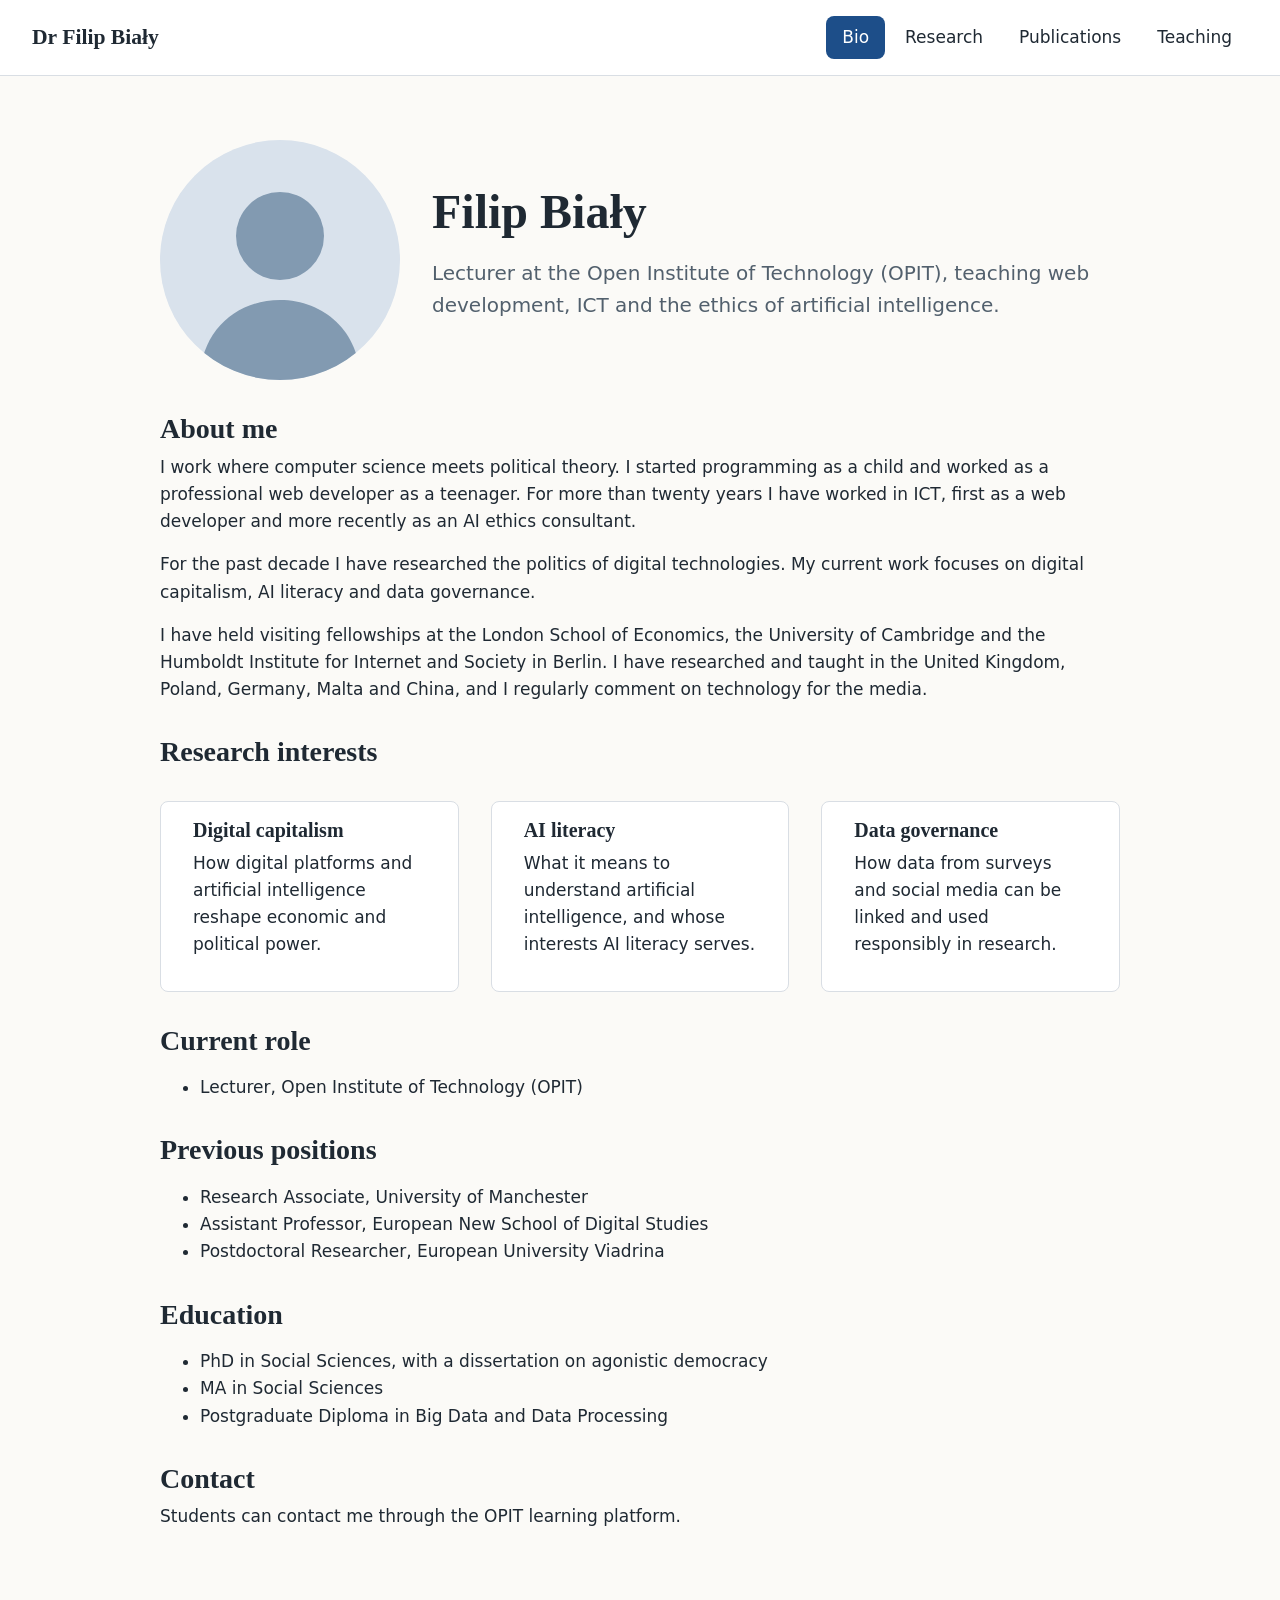
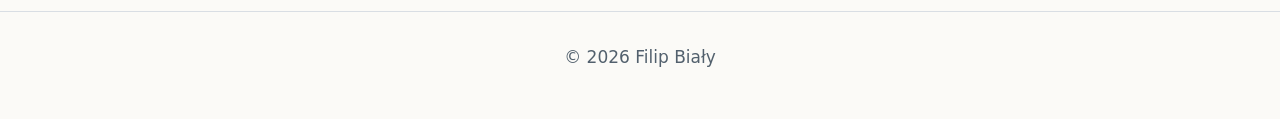
<file: 00-start/index.html>
<!DOCTYPE html>
<html lang="en-GB">
<head>
  <meta charset="utf-8">
  <meta name="viewport" content="width=device-width, initial-scale=1">
  <title>Bio | Dr Filip Biały</title>
  <meta name="description" content="Dr Filip Biały, lecturer at the Open Institute of Technology (OPIT).">
  <link rel="stylesheet" href="css/style.css">
</head>
<body>
  <a class="skip-link" href="#main">Skip to main content</a>
  <header>
    <a class="site-title" href="index.html">Dr Filip Biały</a>
    <nav aria-label="Main">
      <ul>
        <li><a href="index.html" aria-current="page">Bio</a></li>
        <li><a href="research.html">Research</a></li>
        <li><a href="publications.html">Publications</a></li>
        <li><a href="teaching.html">Teaching</a></li>
      </ul>
    </nav>
  </header>

  <main id="main">
    <div class="intro">
      <img src="images/portrait.svg" alt="Portrait of Filip Biały" width="240" height="240">
      <div>
        <h1>Filip Biały</h1>
        <p class="lead">Lecturer at the Open Institute of Technology (OPIT), teaching web development, ICT and the ethics of artificial intelligence.</p>
      </div>
    </div>

    <section>
      <h2>About me</h2>
      <p>I work where computer science meets political theory. I started programming as a child and worked as a professional web developer as a teenager. For more than twenty years I have worked in ICT, first as a web developer and more recently as an AI ethics consultant.</p>
      <p>For the past decade I have researched the politics of digital technologies. My current work focuses on digital capitalism, AI literacy and data governance.</p>
      <p>I have held visiting fellowships at the London School of Economics, the University of Cambridge and the Humboldt Institute for Internet and Society in Berlin. I have researched and taught in the United Kingdom, Poland, Germany, Malta and China, and I regularly comment on technology for the media.</p>
    </section>

    <section>
      <h2>Research interests</h2>
      <div class="cards">
        <article class="card">
          <h3>Digital capitalism</h3>
          <p>How digital platforms and artificial intelligence reshape economic and political power.</p>
        </article>
        <article class="card">
          <h3>AI literacy</h3>
          <p>What it means to understand artificial intelligence, and whose interests AI literacy serves.</p>
        </article>
        <article class="card">
          <h3>Data governance</h3>
          <p>How data from surveys and social media can be linked and used responsibly in research.</p>
        </article>
      </div>
    </section>

    <section>
      <h2>Current role</h2>
      <ul>
        <li>Lecturer, Open Institute of Technology (OPIT)</li>
      </ul>
    </section>

    <section>
      <h2>Previous positions</h2>
      <ul>
        <li>Research Associate, University of Manchester</li>
        <li>Assistant Professor, European New School of Digital Studies</li>
        <li>Postdoctoral Researcher, European University Viadrina</li>
      </ul>
    </section>

    <section>
      <h2>Education</h2>
      <ul>
        <li>PhD in Social Sciences, with a dissertation on agonistic democracy</li>
        <li>MA in Social Sciences</li>
        <li>Postgraduate Diploma in Big Data and Data Processing</li>
      </ul>
    </section>

    <section>
      <h2>Contact</h2>
      <p>Students can contact me through the OPIT learning platform.</p>
    </section>
  </main>

  <footer>
    <p>&copy; 2026 Filip Biały</p>
  </footer>
</body>
</html>
</file>
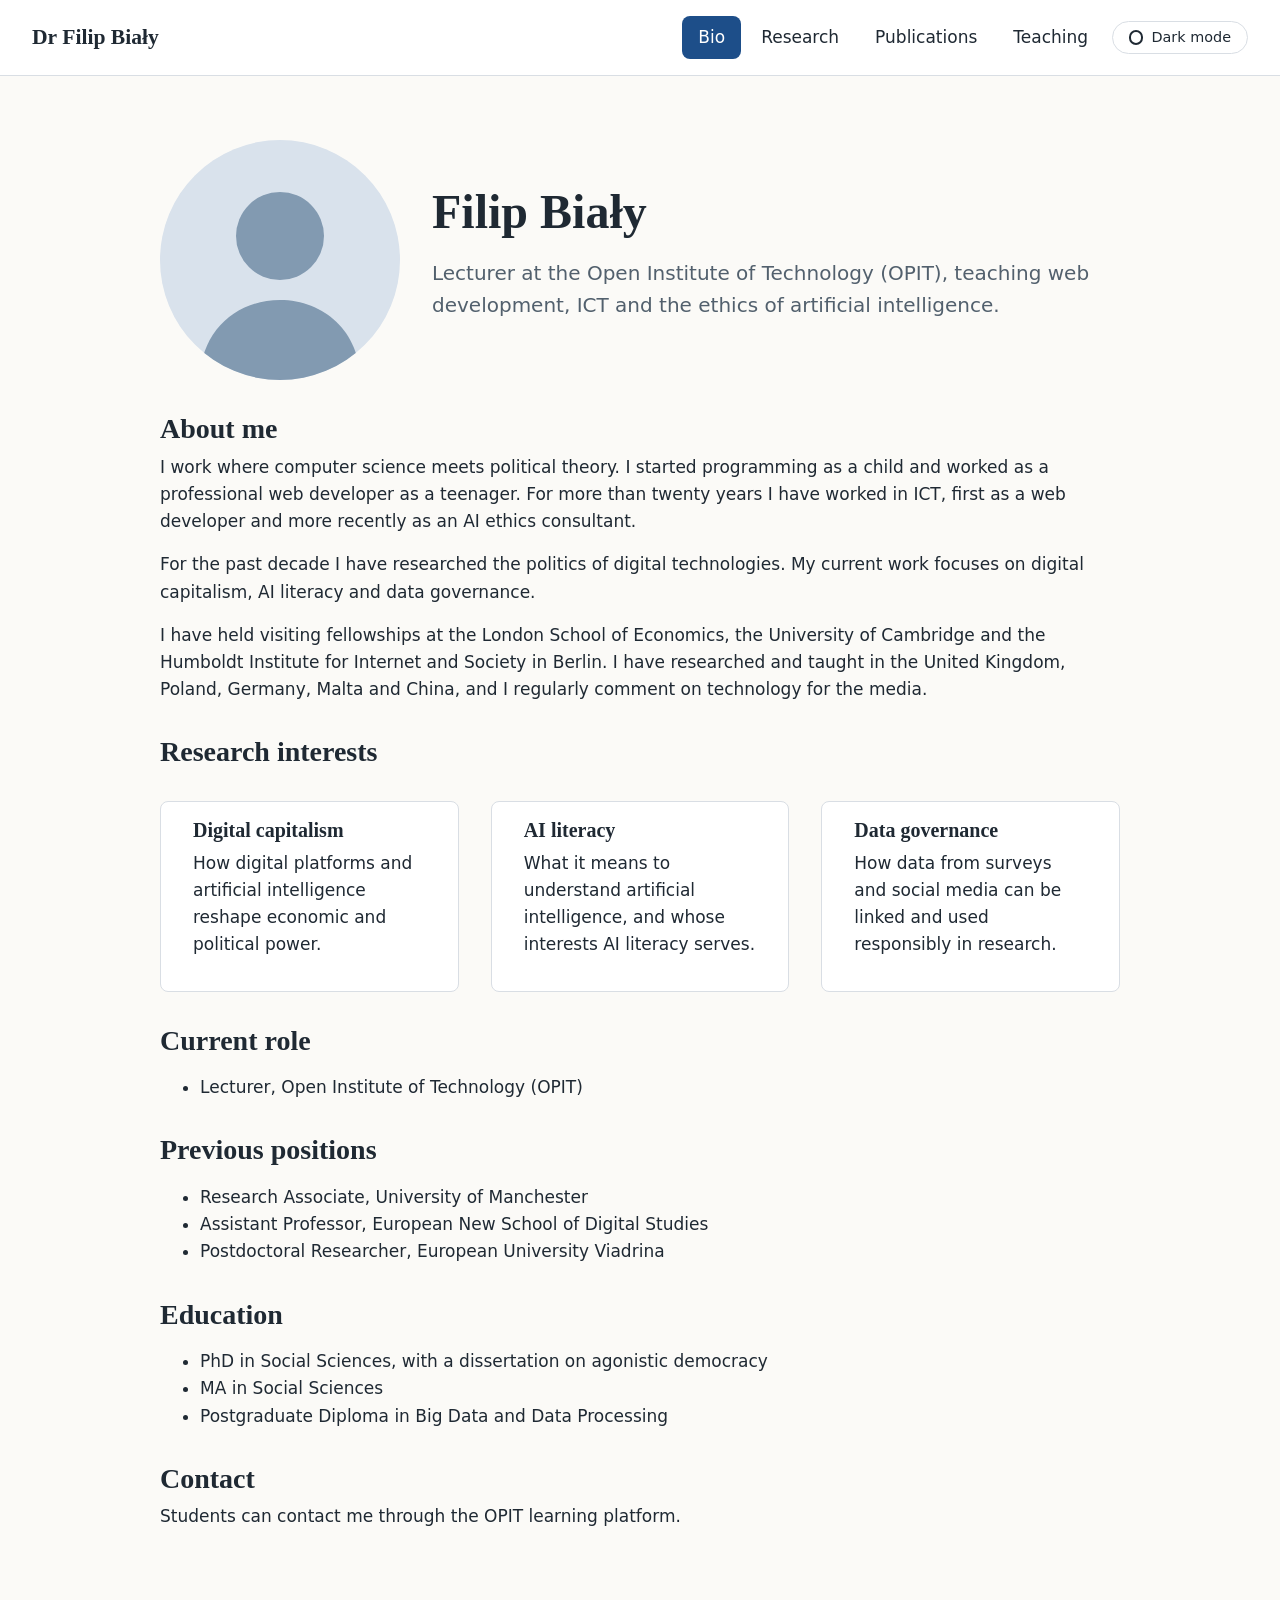
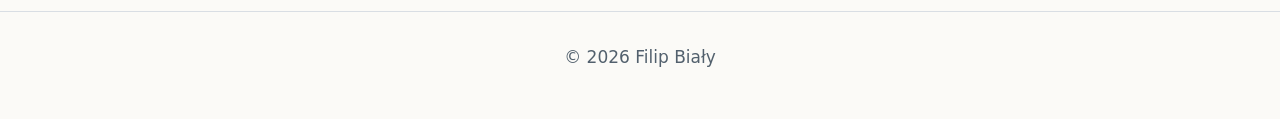
<file: 01-theme-switch/index.html>
<!DOCTYPE html>
<html lang="en-GB">
<head>
  <meta charset="utf-8">
  <meta name="viewport" content="width=device-width, initial-scale=1">
  <title>Bio | Dr Filip Biały</title>
  <meta name="description" content="Dr Filip Biały, lecturer at the Open Institute of Technology (OPIT).">
  <link rel="stylesheet" href="css/style.css">
</head>
<body>
  <a class="skip-link" href="#main">Skip to main content</a>
  <header>
    <a class="site-title" href="index.html">Dr Filip Biały</a>
    <nav aria-label="Main">
      <ul>
        <li><a href="index.html" aria-current="page">Bio</a></li>
        <li><a href="research.html">Research</a></li>
        <li><a href="publications.html">Publications</a></li>
        <li><a href="teaching.html">Teaching</a></li>
      </ul>
    </nav>
    <button type="button" class="theme-switch" aria-pressed="false">Dark mode</button>
  </header>

  <main id="main">
    <div class="intro">
      <img src="images/portrait.svg" alt="Portrait of Filip Biały" width="240" height="240">
      <div>
        <h1>Filip Biały</h1>
        <p class="lead">Lecturer at the Open Institute of Technology (OPIT), teaching web development, ICT and the ethics of artificial intelligence.</p>
      </div>
    </div>

    <section>
      <h2>About me</h2>
      <p>I work where computer science meets political theory. I started programming as a child and worked as a professional web developer as a teenager. For more than twenty years I have worked in ICT, first as a web developer and more recently as an AI ethics consultant.</p>
      <p>For the past decade I have researched the politics of digital technologies. My current work focuses on digital capitalism, AI literacy and data governance.</p>
      <p>I have held visiting fellowships at the London School of Economics, the University of Cambridge and the Humboldt Institute for Internet and Society in Berlin. I have researched and taught in the United Kingdom, Poland, Germany, Malta and China, and I regularly comment on technology for the media.</p>
    </section>

    <section>
      <h2>Research interests</h2>
      <div class="cards">
        <article class="card">
          <h3>Digital capitalism</h3>
          <p>How digital platforms and artificial intelligence reshape economic and political power.</p>
        </article>
        <article class="card">
          <h3>AI literacy</h3>
          <p>What it means to understand artificial intelligence, and whose interests AI literacy serves.</p>
        </article>
        <article class="card">
          <h3>Data governance</h3>
          <p>How data from surveys and social media can be linked and used responsibly in research.</p>
        </article>
      </div>
    </section>

    <section>
      <h2>Current role</h2>
      <ul>
        <li>Lecturer, Open Institute of Technology (OPIT)</li>
      </ul>
    </section>

    <section>
      <h2>Previous positions</h2>
      <ul>
        <li>Research Associate, University of Manchester</li>
        <li>Assistant Professor, European New School of Digital Studies</li>
        <li>Postdoctoral Researcher, European University Viadrina</li>
      </ul>
    </section>

    <section>
      <h2>Education</h2>
      <ul>
        <li>PhD in Social Sciences, with a dissertation on agonistic democracy</li>
        <li>MA in Social Sciences</li>
        <li>Postgraduate Diploma in Big Data and Data Processing</li>
      </ul>
    </section>

    <section>
      <h2>Contact</h2>
      <p>Students can contact me through the OPIT learning platform.</p>
    </section>
  </main>

  <footer>
    <p>&copy; 2026 Filip Biały</p>
  </footer>
  <script src="js/main.js"></script>
</body>
</html>
</file>
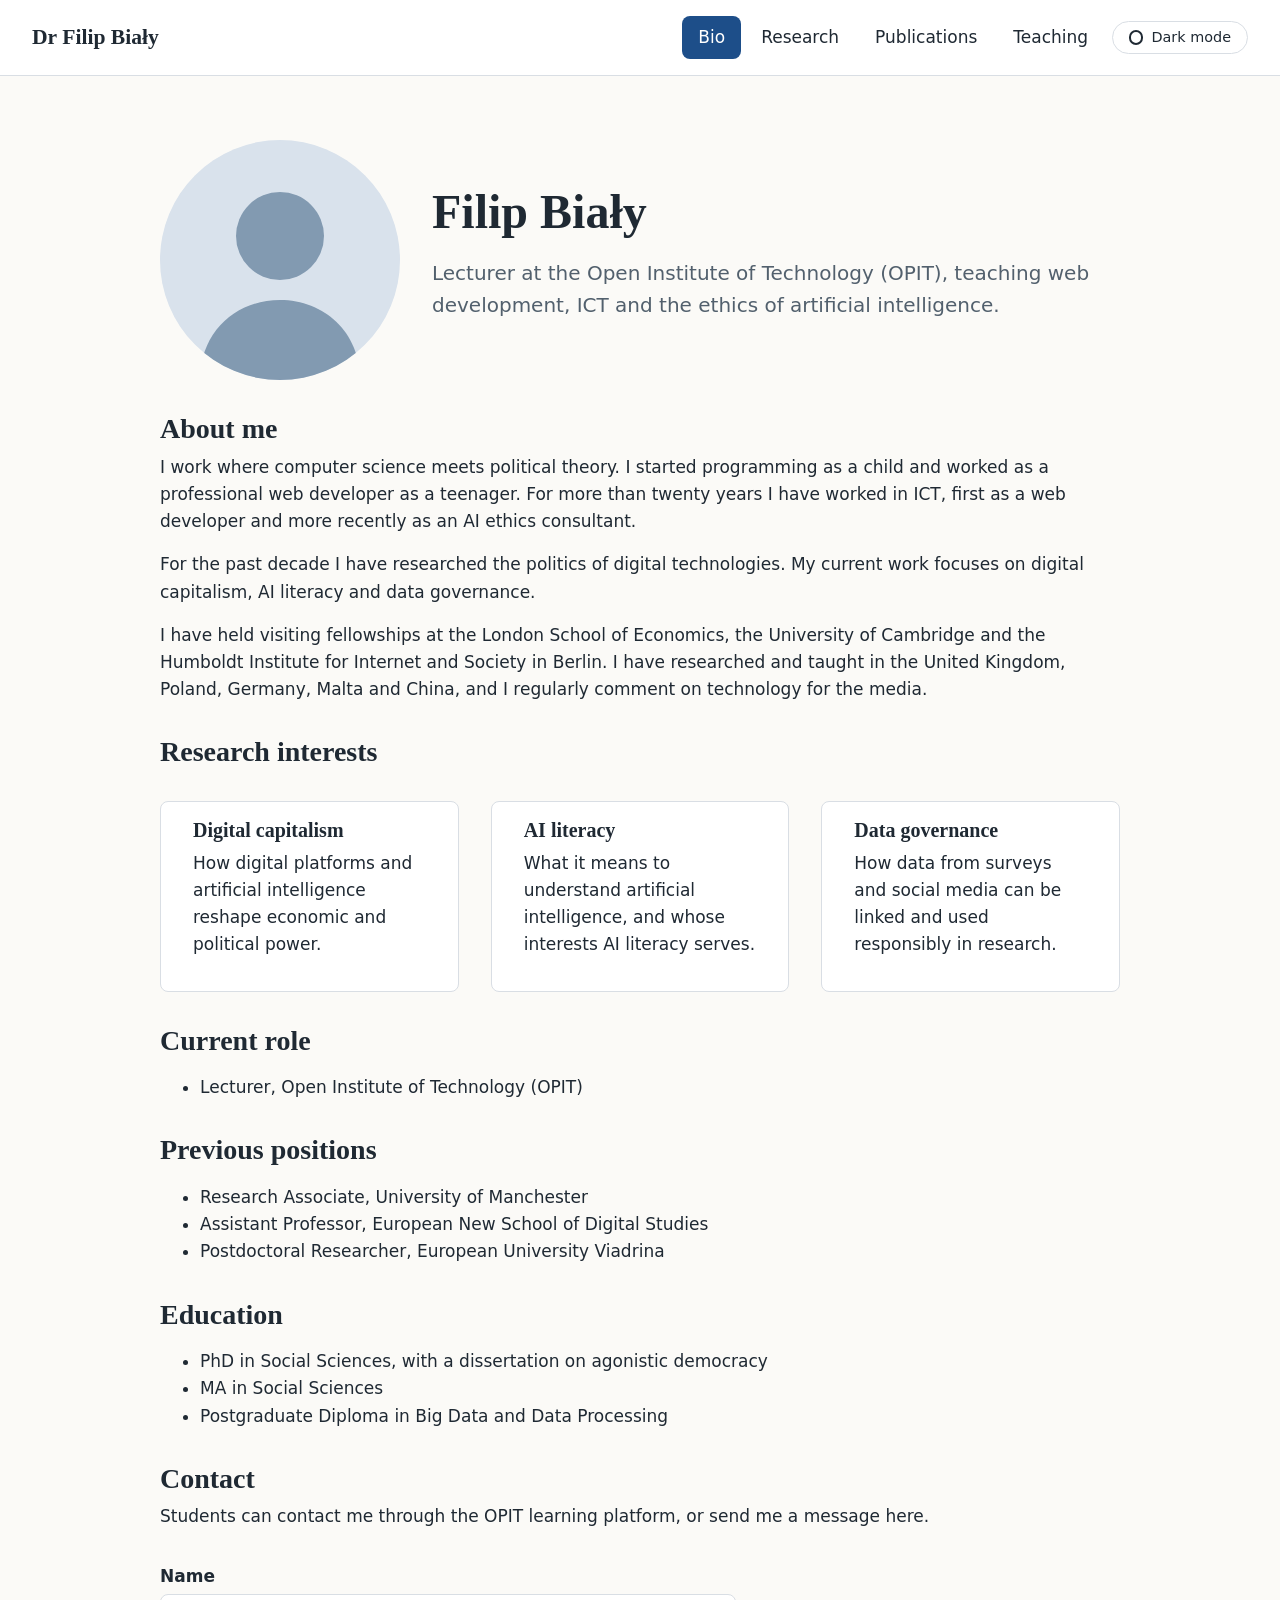
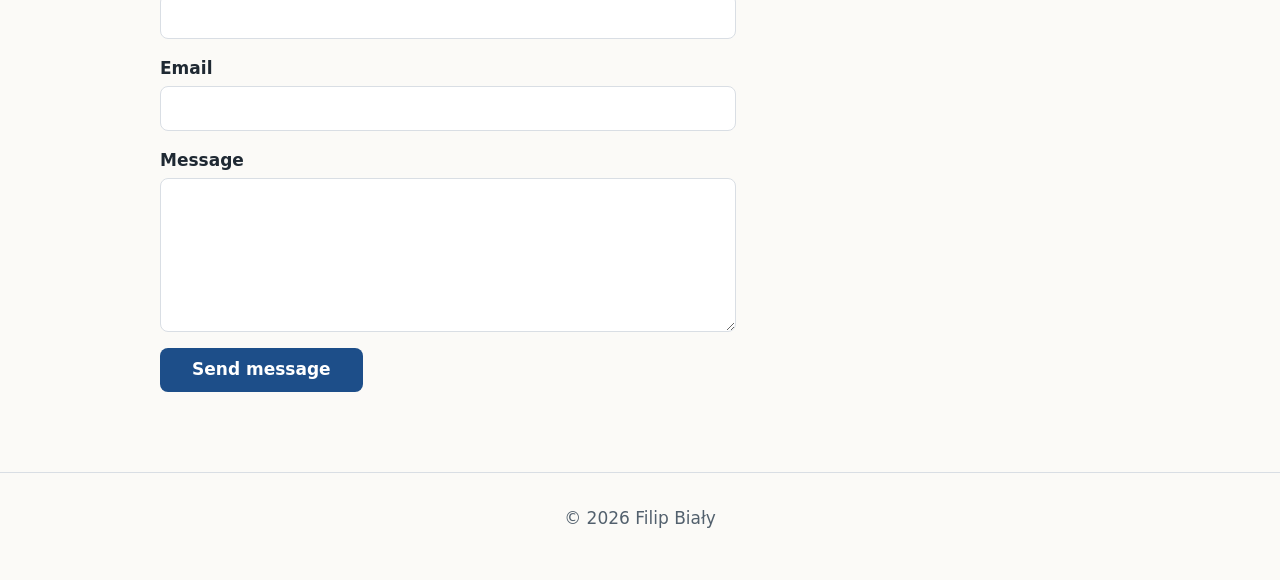
<file: 03-contact-form/index.html>
<!DOCTYPE html>
<html lang="en-GB">
<head>
  <meta charset="utf-8">
  <meta name="viewport" content="width=device-width, initial-scale=1">
  <title>Bio | Dr Filip Biały</title>
  <meta name="description" content="Dr Filip Biały, lecturer at the Open Institute of Technology (OPIT).">
  <link rel="stylesheet" href="css/style.css">
</head>
<body>
  <a class="skip-link" href="#main">Skip to main content</a>
  <header>
    <a class="site-title" href="index.html">Dr Filip Biały</a>
    <nav aria-label="Main">
      <ul>
        <li><a href="index.html" aria-current="page">Bio</a></li>
        <li><a href="research.html">Research</a></li>
        <li><a href="publications.html">Publications</a></li>
        <li><a href="teaching.html">Teaching</a></li>
      </ul>
    </nav>
    <button type="button" class="theme-switch" aria-pressed="false">Dark mode</button>
  </header>

  <main id="main">
    <div class="intro">
      <img src="images/portrait.svg" alt="Portrait of Filip Biały" width="240" height="240">
      <div>
        <h1>Filip Biały</h1>
        <p class="lead">Lecturer at the Open Institute of Technology (OPIT), teaching web development, ICT and the ethics of artificial intelligence.</p>
      </div>
    </div>

    <section>
      <h2>About me</h2>
      <p>I work where computer science meets political theory. I started programming as a child and worked as a professional web developer as a teenager. For more than twenty years I have worked in ICT, first as a web developer and more recently as an AI ethics consultant.</p>
      <p>For the past decade I have researched the politics of digital technologies. My current work focuses on digital capitalism, AI literacy and data governance.</p>
      <p>I have held visiting fellowships at the London School of Economics, the University of Cambridge and the Humboldt Institute for Internet and Society in Berlin. I have researched and taught in the United Kingdom, Poland, Germany, Malta and China, and I regularly comment on technology for the media.</p>
    </section>

    <section>
      <h2>Research interests</h2>
      <div class="cards">
        <article class="card">
          <h3>Digital capitalism</h3>
          <p>How digital platforms and artificial intelligence reshape economic and political power.</p>
        </article>
        <article class="card">
          <h3>AI literacy</h3>
          <p>What it means to understand artificial intelligence, and whose interests AI literacy serves.</p>
        </article>
        <article class="card">
          <h3>Data governance</h3>
          <p>How data from surveys and social media can be linked and used responsibly in research.</p>
        </article>
      </div>
    </section>

    <section>
      <h2>Current role</h2>
      <ul>
        <li>Lecturer, Open Institute of Technology (OPIT)</li>
      </ul>
    </section>

    <section>
      <h2>Previous positions</h2>
      <ul>
        <li>Research Associate, University of Manchester</li>
        <li>Assistant Professor, European New School of Digital Studies</li>
        <li>Postdoctoral Researcher, European University Viadrina</li>
      </ul>
    </section>

    <section>
      <h2>Education</h2>
      <ul>
        <li>PhD in Social Sciences, with a dissertation on agonistic democracy</li>
        <li>MA in Social Sciences</li>
        <li>Postgraduate Diploma in Big Data and Data Processing</li>
      </ul>
    </section>

    <section>
      <h2>Contact</h2>
      <p>Students can contact me through the OPIT learning platform, or send me a message here.</p>

      <form class="contact-form" id="contact-form">
        <div class="field">
          <label for="name">Name</label>
          <input type="text" id="name" name="name" autocomplete="name" required aria-describedby="name-error">
          <p class="error" id="name-error"></p>
        </div>

        <div class="field">
          <label for="email">Email</label>
          <input type="email" id="email" name="email" autocomplete="email" required aria-describedby="email-error">
          <p class="error" id="email-error"></p>
        </div>

        <div class="field">
          <label for="message">Message</label>
          <textarea id="message" name="message" rows="5" required aria-describedby="message-error"></textarea>
          <p class="error" id="message-error"></p>
        </div>

        <button type="submit" class="send-button">Send message</button>

        <p class="thanks" id="contact-thanks" aria-live="polite"></p>
      </form>
    </section>
  </main>

  <footer>
    <p>&copy; 2026 Filip Biały</p>
  </footer>
  <script src="js/main.js"></script>
  <script src="js/contact.js"></script>
</body>
</html>
</file>
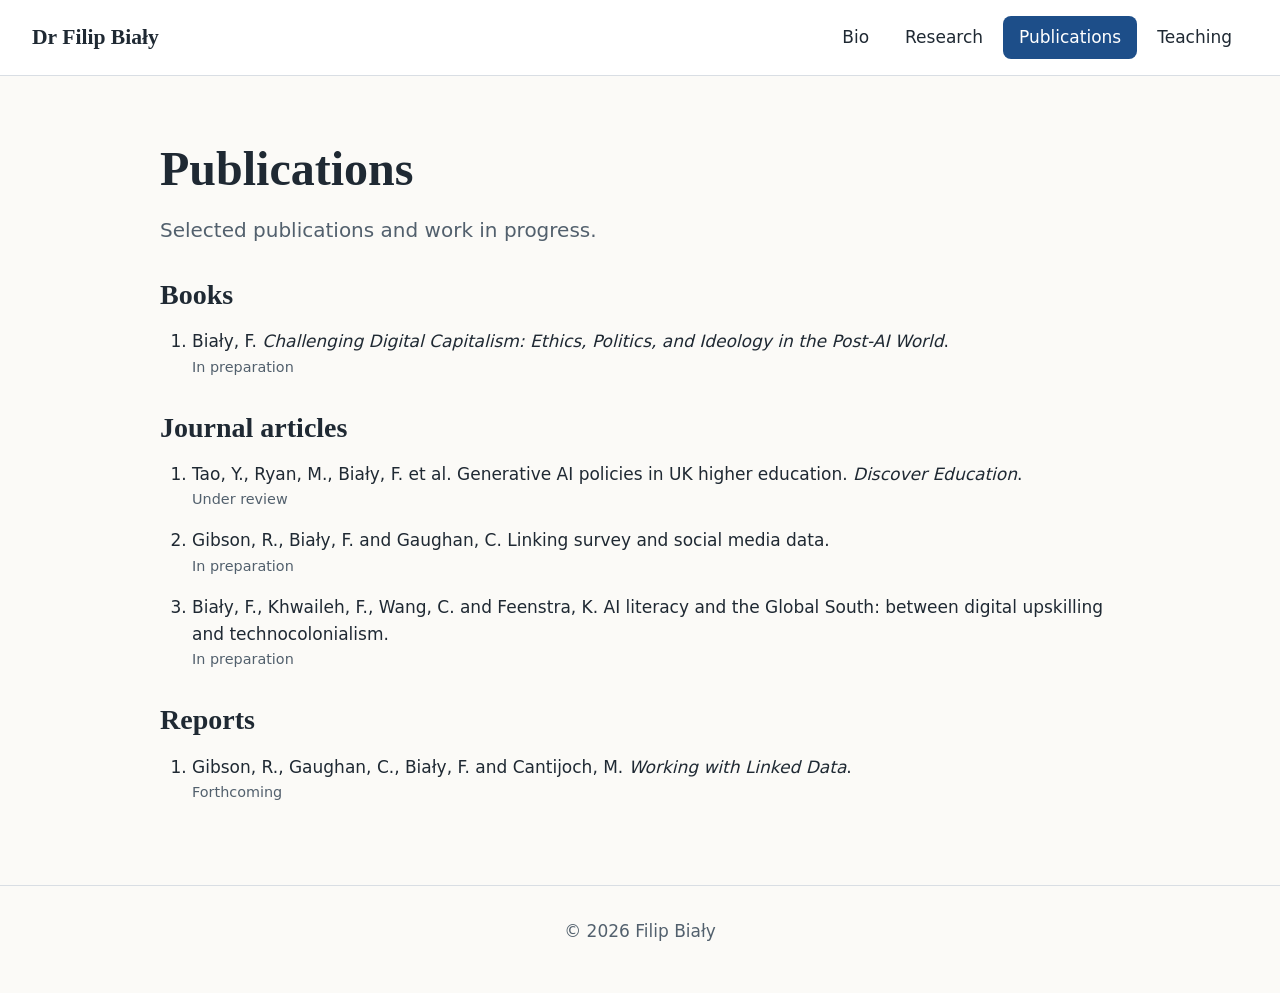
<file: 00-start/publications.html>
<!DOCTYPE html>
<html lang="en-GB">
<head>
  <meta charset="utf-8">
  <meta name="viewport" content="width=device-width, initial-scale=1">
  <title>Publications | Dr Filip Biały</title>
  <meta name="description" content="Publications by Dr Filip Biały.">
  <link rel="stylesheet" href="css/style.css">
</head>
<body>
  <a class="skip-link" href="#main">Skip to main content</a>
  <header>
    <a class="site-title" href="index.html">Dr Filip Biały</a>
    <nav aria-label="Main">
      <ul>
        <li><a href="index.html">Bio</a></li>
        <li><a href="research.html">Research</a></li>
        <li><a href="publications.html" aria-current="page">Publications</a></li>
        <li><a href="teaching.html">Teaching</a></li>
      </ul>
    </nav>
  </header>

  <main id="main">
    <h1>Publications</h1>
    <p class="lead">Selected publications and work in progress.</p>

    <section>
      <h2>Books</h2>
      <ol class="publications">
        <li>
          <p class="citation">Biały, F. <cite>Challenging Digital Capitalism: Ethics, Politics, and Ideology in the Post-AI World</cite>.</p>
          <p class="status">In preparation</p>
        </li>
      </ol>
    </section>

    <section>
      <h2>Journal articles</h2>
      <ol class="publications">
        <li>
          <p class="citation">Tao, Y., Ryan, M., Biały, F. et al. Generative AI policies in UK higher education. <cite>Discover Education</cite>.</p>
          <p class="status">Under review</p>
        </li>
        <li>
          <p class="citation">Gibson, R., Biały, F. and Gaughan, C. Linking survey and social media data.</p>
          <p class="status">In preparation</p>
        </li>
        <li>
          <p class="citation">Biały, F., Khwaileh, F., Wang, C. and Feenstra, K. AI literacy and the Global South: between digital upskilling and technocolonialism.</p>
          <p class="status">In preparation</p>
        </li>
      </ol>
    </section>

    <section>
      <h2>Reports</h2>
      <ol class="publications">
        <li>
          <p class="citation">Gibson, R., Gaughan, C., Biały, F. and Cantijoch, M. <cite>Working with Linked Data</cite>.</p>
          <p class="status">Forthcoming</p>
        </li>
      </ol>
    </section>
  </main>

  <footer>
    <p>&copy; 2026 Filip Biały</p>
  </footer>
</body>
</html>
</file>
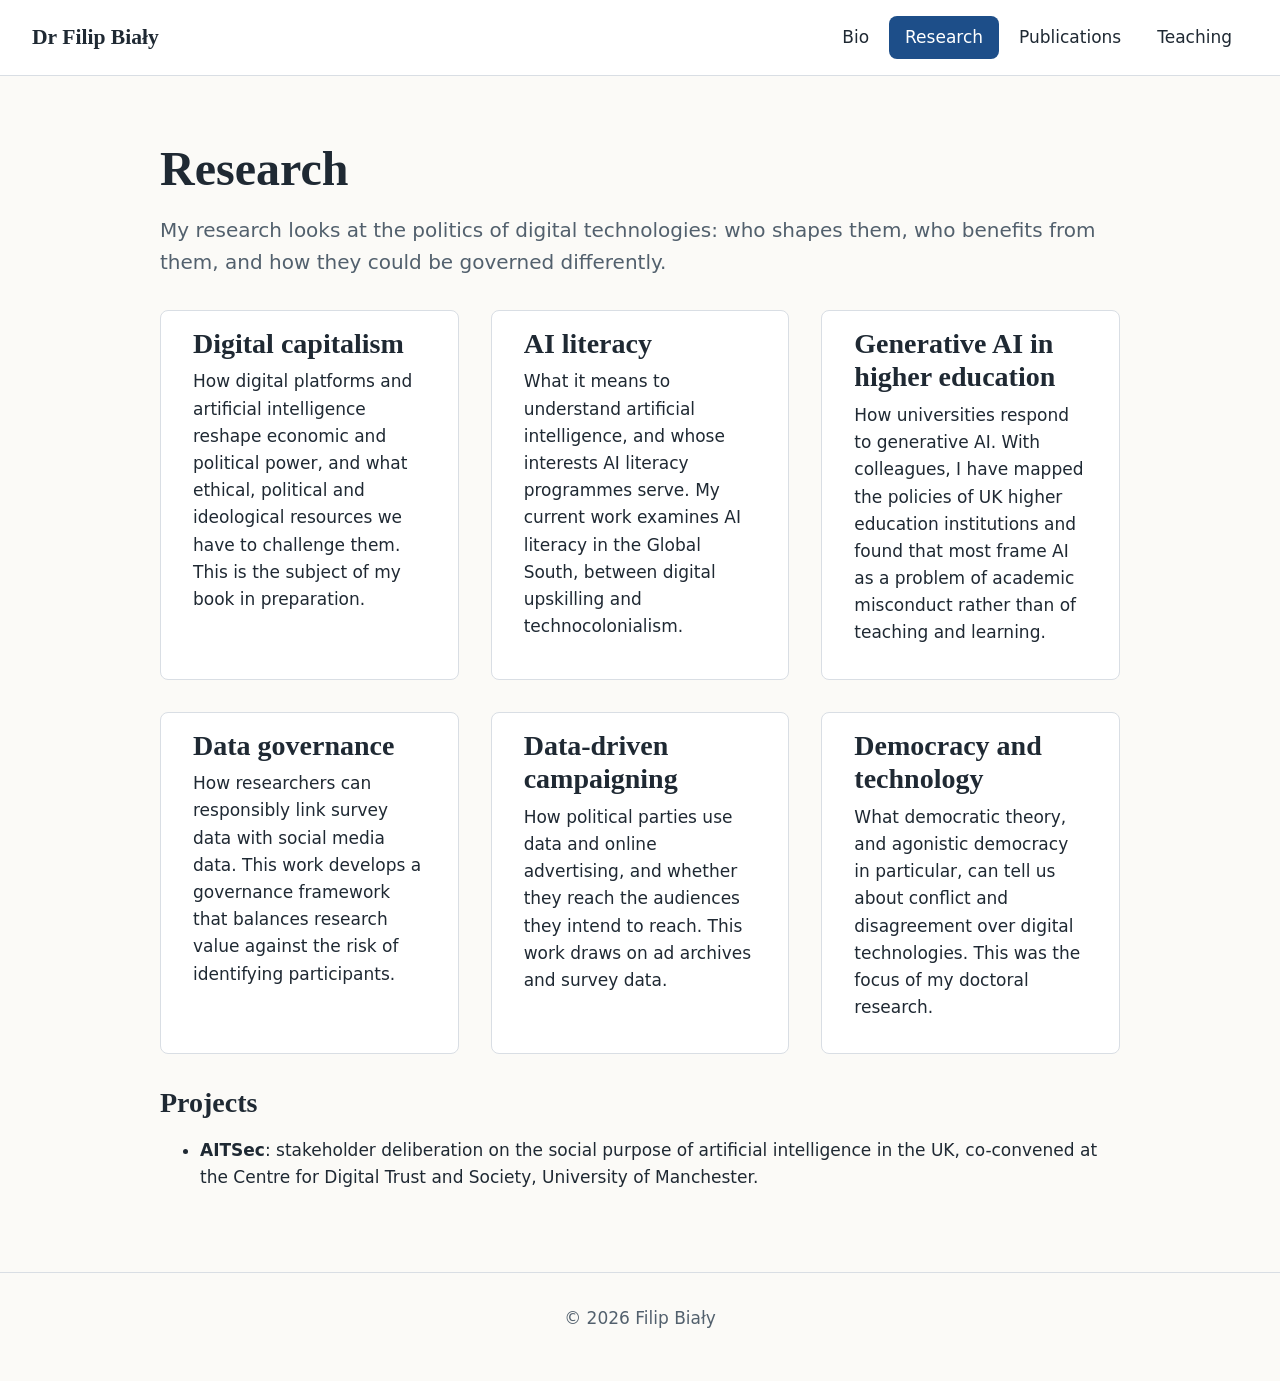
<file: 00-start/research.html>
<!DOCTYPE html>
<html lang="en-GB">
<head>
  <meta charset="utf-8">
  <meta name="viewport" content="width=device-width, initial-scale=1">
  <title>Research | Dr Filip Biały</title>
  <meta name="description" content="Research by Dr Filip Biały on digital capitalism, AI literacy and data governance.">
  <link rel="stylesheet" href="css/style.css">
</head>
<body>
  <a class="skip-link" href="#main">Skip to main content</a>
  <header>
    <a class="site-title" href="index.html">Dr Filip Biały</a>
    <nav aria-label="Main">
      <ul>
        <li><a href="index.html">Bio</a></li>
        <li><a href="research.html" aria-current="page">Research</a></li>
        <li><a href="publications.html">Publications</a></li>
        <li><a href="teaching.html">Teaching</a></li>
      </ul>
    </nav>
  </header>

  <main id="main">
    <h1>Research</h1>
    <p class="lead">My research looks at the politics of digital technologies: who shapes them, who benefits from them, and how they could be governed differently.</p>

    <div class="cards">
      <article class="card">
        <h2>Digital capitalism</h2>
        <p>How digital platforms and artificial intelligence reshape economic and political power, and what ethical, political and ideological resources we have to challenge them. This is the subject of my book in preparation.</p>
      </article>

      <article class="card">
        <h2>AI literacy</h2>
        <p>What it means to understand artificial intelligence, and whose interests AI literacy programmes serve. My current work examines AI literacy in the Global South, between digital upskilling and technocolonialism.</p>
      </article>

      <article class="card">
        <h2>Generative AI in higher education</h2>
        <p>How universities respond to generative AI. With colleagues, I have mapped the policies of UK higher education institutions and found that most frame AI as a problem of academic misconduct rather than of teaching and learning.</p>
      </article>

      <article class="card">
        <h2>Data governance</h2>
        <p>How researchers can responsibly link survey data with social media data. This work develops a governance framework that balances research value against the risk of identifying participants.</p>
      </article>

      <article class="card">
        <h2>Data-driven campaigning</h2>
        <p>How political parties use data and online advertising, and whether they reach the audiences they intend to reach. This work draws on ad archives and survey data.</p>
      </article>

      <article class="card">
        <h2>Democracy and technology</h2>
        <p>What democratic theory, and agonistic democracy in particular, can tell us about conflict and disagreement over digital technologies. This was the focus of my doctoral research.</p>
      </article>
    </div>

    <section>
      <h2>Projects</h2>
      <ul>
        <li><strong>AITSec</strong>: stakeholder deliberation on the social purpose of artificial intelligence in the UK, co-convened at the Centre for Digital Trust and Society, University of Manchester.</li>
      </ul>
    </section>
  </main>

  <footer>
    <p>&copy; 2026 Filip Biały</p>
  </footer>
</body>
</html>
</file>
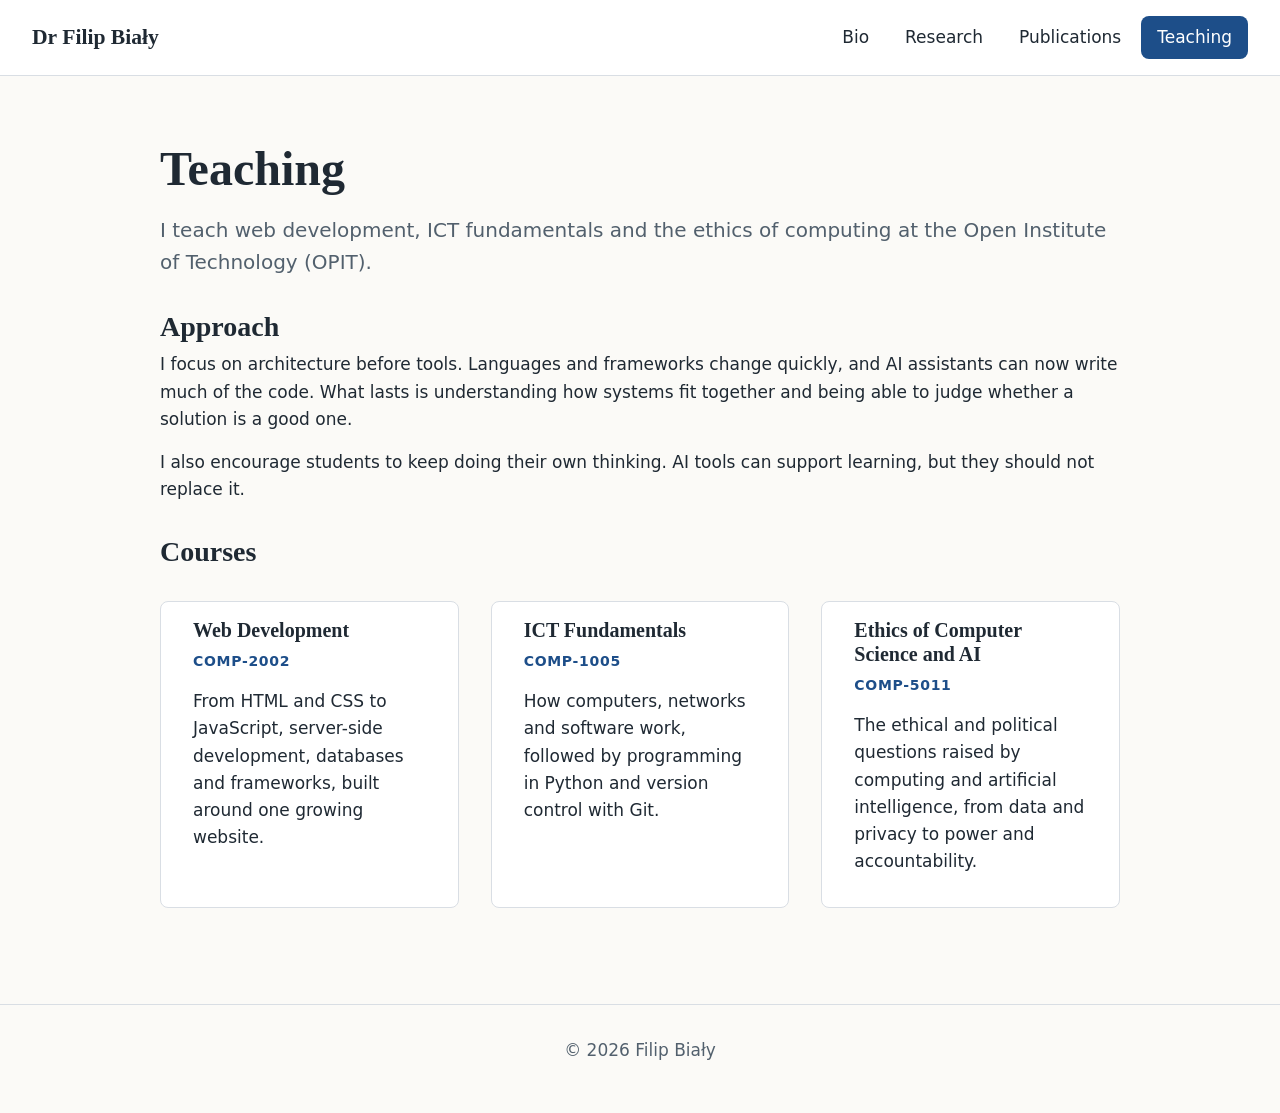
<file: 00-start/teaching.html>
<!DOCTYPE html>
<html lang="en-GB">
<head>
  <meta charset="utf-8">
  <meta name="viewport" content="width=device-width, initial-scale=1">
  <title>Teaching | Dr Filip Biały</title>
  <meta name="description" content="Teaching by Dr Filip Biały at the Open Institute of Technology (OPIT).">
  <link rel="stylesheet" href="css/style.css">
</head>
<body>
  <a class="skip-link" href="#main">Skip to main content</a>
  <header>
    <a class="site-title" href="index.html">Dr Filip Biały</a>
    <nav aria-label="Main">
      <ul>
        <li><a href="index.html">Bio</a></li>
        <li><a href="research.html">Research</a></li>
        <li><a href="publications.html">Publications</a></li>
        <li><a href="teaching.html" aria-current="page">Teaching</a></li>
      </ul>
    </nav>
  </header>

  <main id="main">
    <h1>Teaching</h1>
    <p class="lead">I teach web development, ICT fundamentals and the ethics of computing at the Open Institute of Technology (OPIT).</p>

    <section>
      <h2>Approach</h2>
      <p>I focus on architecture before tools. Languages and frameworks change quickly, and AI assistants can now write much of the code. What lasts is understanding how systems fit together and being able to judge whether a solution is a good one.</p>
      <p>I also encourage students to keep doing their own thinking. AI tools can support learning, but they should not replace it.</p>
    </section>

    <section>
      <h2>Courses</h2>
      <div class="cards">
        <article class="card">
          <h3>Web Development</h3>
          <p class="course-code">COMP-2002</p>
          <p>From HTML and CSS to JavaScript, server-side development, databases and frameworks, built around one growing website.</p>
        </article>
        <article class="card">
          <h3>ICT Fundamentals</h3>
          <p class="course-code">COMP-1005</p>
          <p>How computers, networks and software work, followed by programming in Python and version control with Git.</p>
        </article>
        <article class="card">
          <h3>Ethics of Computer Science and AI</h3>
          <p class="course-code">COMP-5011</p>
          <p>The ethical and political questions raised by computing and artificial intelligence, from data and privacy to power and accountability.</p>
        </article>
      </div>
    </section>
  </main>

  <footer>
    <p>&copy; 2026 Filip Biały</p>
  </footer>
</body>
</html>
</file>
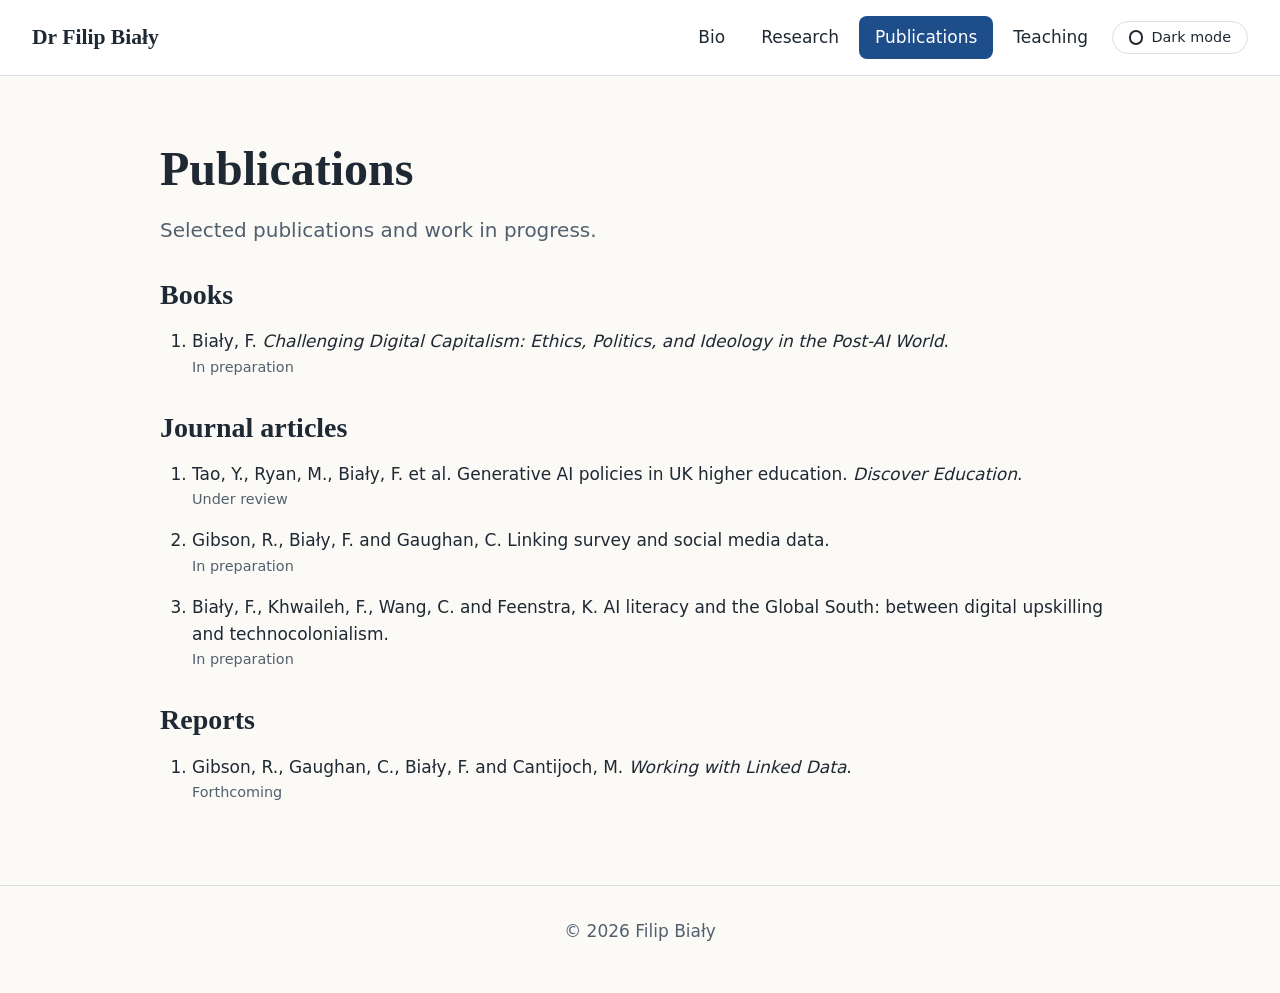
<file: 01-theme-switch/publications.html>
<!DOCTYPE html>
<html lang="en-GB">
<head>
  <meta charset="utf-8">
  <meta name="viewport" content="width=device-width, initial-scale=1">
  <title>Publications | Dr Filip Biały</title>
  <meta name="description" content="Publications by Dr Filip Biały.">
  <link rel="stylesheet" href="css/style.css">
</head>
<body>
  <a class="skip-link" href="#main">Skip to main content</a>
  <header>
    <a class="site-title" href="index.html">Dr Filip Biały</a>
    <nav aria-label="Main">
      <ul>
        <li><a href="index.html">Bio</a></li>
        <li><a href="research.html">Research</a></li>
        <li><a href="publications.html" aria-current="page">Publications</a></li>
        <li><a href="teaching.html">Teaching</a></li>
      </ul>
    </nav>
    <button type="button" class="theme-switch" aria-pressed="false">Dark mode</button>
  </header>

  <main id="main">
    <h1>Publications</h1>
    <p class="lead">Selected publications and work in progress.</p>

    <section>
      <h2>Books</h2>
      <ol class="publications">
        <li>
          <p class="citation">Biały, F. <cite>Challenging Digital Capitalism: Ethics, Politics, and Ideology in the Post-AI World</cite>.</p>
          <p class="status">In preparation</p>
        </li>
      </ol>
    </section>

    <section>
      <h2>Journal articles</h2>
      <ol class="publications">
        <li>
          <p class="citation">Tao, Y., Ryan, M., Biały, F. et al. Generative AI policies in UK higher education. <cite>Discover Education</cite>.</p>
          <p class="status">Under review</p>
        </li>
        <li>
          <p class="citation">Gibson, R., Biały, F. and Gaughan, C. Linking survey and social media data.</p>
          <p class="status">In preparation</p>
        </li>
        <li>
          <p class="citation">Biały, F., Khwaileh, F., Wang, C. and Feenstra, K. AI literacy and the Global South: between digital upskilling and technocolonialism.</p>
          <p class="status">In preparation</p>
        </li>
      </ol>
    </section>

    <section>
      <h2>Reports</h2>
      <ol class="publications">
        <li>
          <p class="citation">Gibson, R., Gaughan, C., Biały, F. and Cantijoch, M. <cite>Working with Linked Data</cite>.</p>
          <p class="status">Forthcoming</p>
        </li>
      </ol>
    </section>
  </main>

  <footer>
    <p>&copy; 2026 Filip Biały</p>
  </footer>
  <script src="js/main.js"></script>
</body>
</html>
</file>
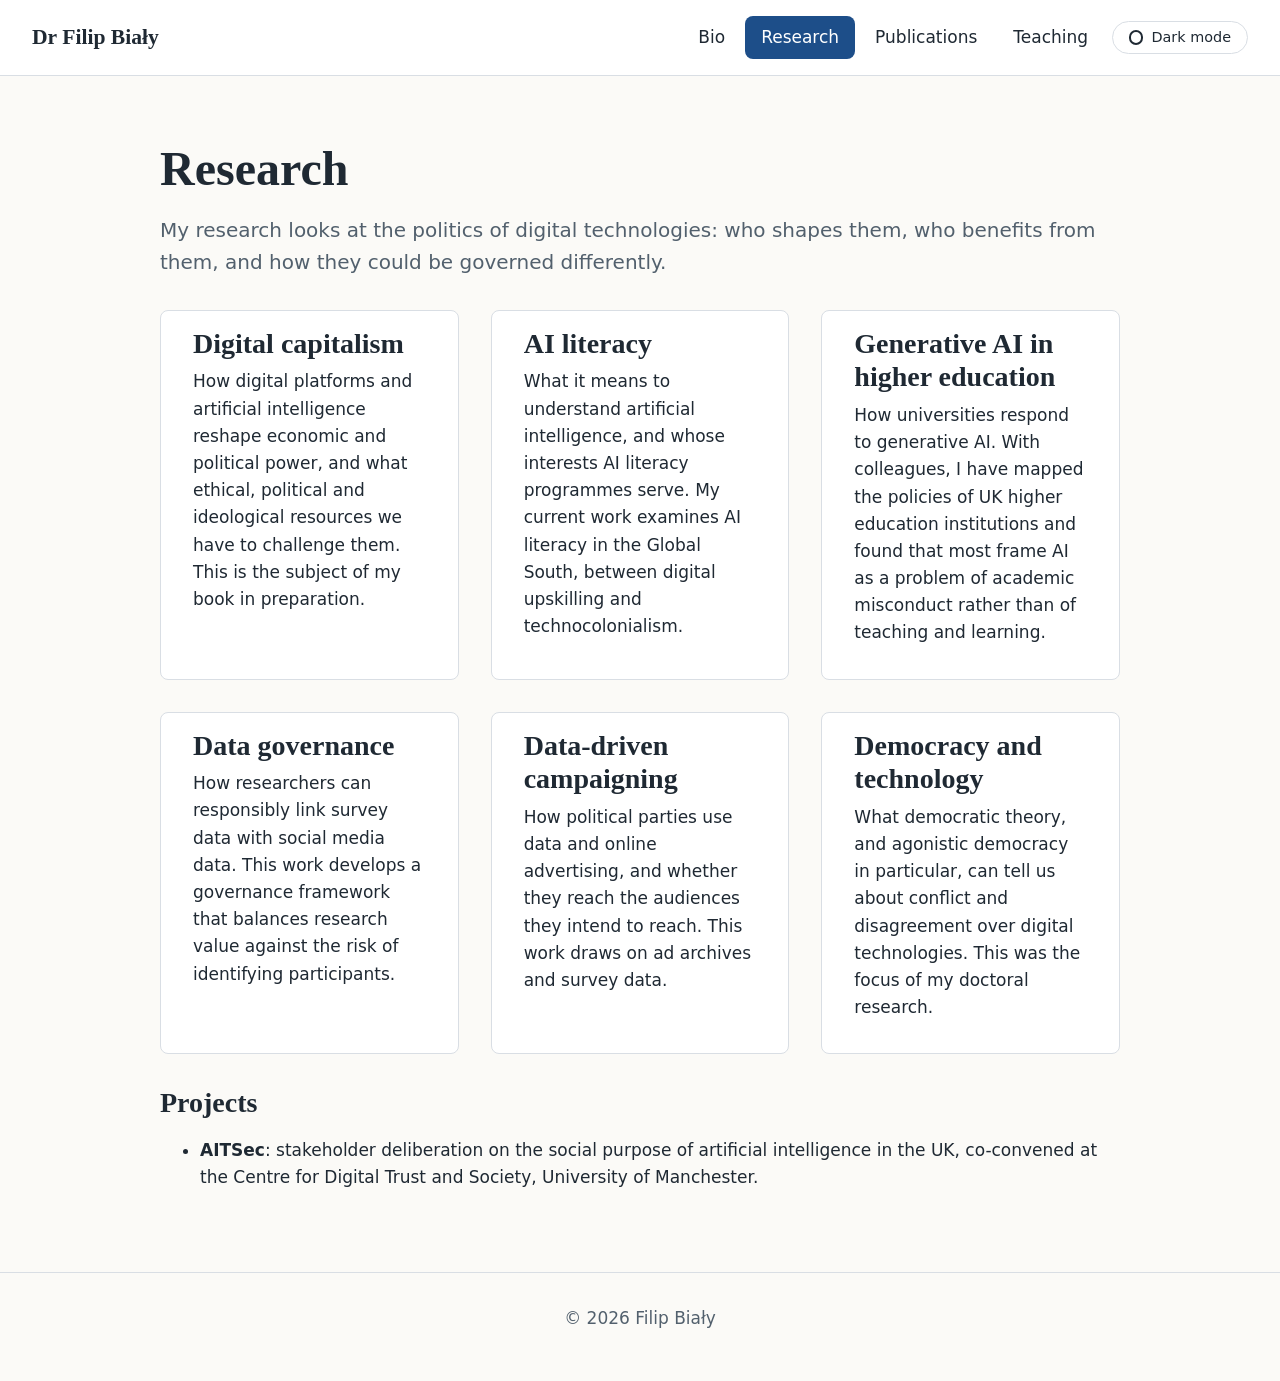
<file: 01-theme-switch/research.html>
<!DOCTYPE html>
<html lang="en-GB">
<head>
  <meta charset="utf-8">
  <meta name="viewport" content="width=device-width, initial-scale=1">
  <title>Research | Dr Filip Biały</title>
  <meta name="description" content="Research by Dr Filip Biały on digital capitalism, AI literacy and data governance.">
  <link rel="stylesheet" href="css/style.css">
</head>
<body>
  <a class="skip-link" href="#main">Skip to main content</a>
  <header>
    <a class="site-title" href="index.html">Dr Filip Biały</a>
    <nav aria-label="Main">
      <ul>
        <li><a href="index.html">Bio</a></li>
        <li><a href="research.html" aria-current="page">Research</a></li>
        <li><a href="publications.html">Publications</a></li>
        <li><a href="teaching.html">Teaching</a></li>
      </ul>
    </nav>
    <button type="button" class="theme-switch" aria-pressed="false">Dark mode</button>
  </header>

  <main id="main">
    <h1>Research</h1>
    <p class="lead">My research looks at the politics of digital technologies: who shapes them, who benefits from them, and how they could be governed differently.</p>

    <div class="cards">
      <article class="card">
        <h2>Digital capitalism</h2>
        <p>How digital platforms and artificial intelligence reshape economic and political power, and what ethical, political and ideological resources we have to challenge them. This is the subject of my book in preparation.</p>
      </article>

      <article class="card">
        <h2>AI literacy</h2>
        <p>What it means to understand artificial intelligence, and whose interests AI literacy programmes serve. My current work examines AI literacy in the Global South, between digital upskilling and technocolonialism.</p>
      </article>

      <article class="card">
        <h2>Generative AI in higher education</h2>
        <p>How universities respond to generative AI. With colleagues, I have mapped the policies of UK higher education institutions and found that most frame AI as a problem of academic misconduct rather than of teaching and learning.</p>
      </article>

      <article class="card">
        <h2>Data governance</h2>
        <p>How researchers can responsibly link survey data with social media data. This work develops a governance framework that balances research value against the risk of identifying participants.</p>
      </article>

      <article class="card">
        <h2>Data-driven campaigning</h2>
        <p>How political parties use data and online advertising, and whether they reach the audiences they intend to reach. This work draws on ad archives and survey data.</p>
      </article>

      <article class="card">
        <h2>Democracy and technology</h2>
        <p>What democratic theory, and agonistic democracy in particular, can tell us about conflict and disagreement over digital technologies. This was the focus of my doctoral research.</p>
      </article>
    </div>

    <section>
      <h2>Projects</h2>
      <ul>
        <li><strong>AITSec</strong>: stakeholder deliberation on the social purpose of artificial intelligence in the UK, co-convened at the Centre for Digital Trust and Society, University of Manchester.</li>
      </ul>
    </section>
  </main>

  <footer>
    <p>&copy; 2026 Filip Biały</p>
  </footer>
  <script src="js/main.js"></script>
</body>
</html>
</file>
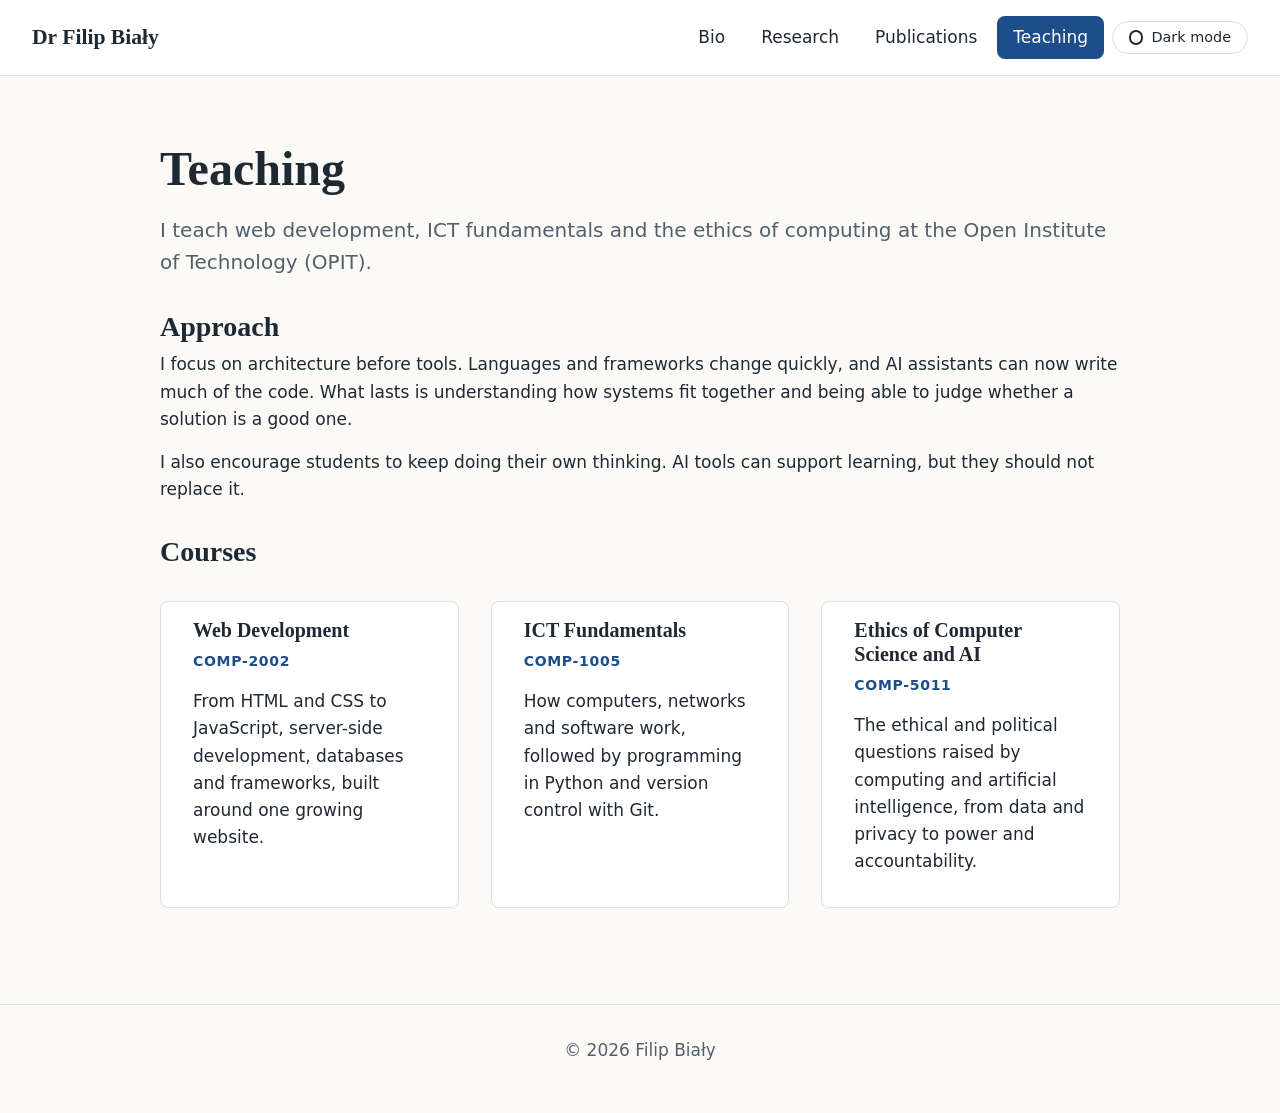
<file: 01-theme-switch/teaching.html>
<!DOCTYPE html>
<html lang="en-GB">
<head>
  <meta charset="utf-8">
  <meta name="viewport" content="width=device-width, initial-scale=1">
  <title>Teaching | Dr Filip Biały</title>
  <meta name="description" content="Teaching by Dr Filip Biały at the Open Institute of Technology (OPIT).">
  <link rel="stylesheet" href="css/style.css">
</head>
<body>
  <a class="skip-link" href="#main">Skip to main content</a>
  <header>
    <a class="site-title" href="index.html">Dr Filip Biały</a>
    <nav aria-label="Main">
      <ul>
        <li><a href="index.html">Bio</a></li>
        <li><a href="research.html">Research</a></li>
        <li><a href="publications.html">Publications</a></li>
        <li><a href="teaching.html" aria-current="page">Teaching</a></li>
      </ul>
    </nav>
    <button type="button" class="theme-switch" aria-pressed="false">Dark mode</button>
  </header>

  <main id="main">
    <h1>Teaching</h1>
    <p class="lead">I teach web development, ICT fundamentals and the ethics of computing at the Open Institute of Technology (OPIT).</p>

    <section>
      <h2>Approach</h2>
      <p>I focus on architecture before tools. Languages and frameworks change quickly, and AI assistants can now write much of the code. What lasts is understanding how systems fit together and being able to judge whether a solution is a good one.</p>
      <p>I also encourage students to keep doing their own thinking. AI tools can support learning, but they should not replace it.</p>
    </section>

    <section>
      <h2>Courses</h2>
      <div class="cards">
        <article class="card">
          <h3>Web Development</h3>
          <p class="course-code">COMP-2002</p>
          <p>From HTML and CSS to JavaScript, server-side development, databases and frameworks, built around one growing website.</p>
        </article>
        <article class="card">
          <h3>ICT Fundamentals</h3>
          <p class="course-code">COMP-1005</p>
          <p>How computers, networks and software work, followed by programming in Python and version control with Git.</p>
        </article>
        <article class="card">
          <h3>Ethics of Computer Science and AI</h3>
          <p class="course-code">COMP-5011</p>
          <p>The ethical and political questions raised by computing and artificial intelligence, from data and privacy to power and accountability.</p>
        </article>
      </div>
    </section>
  </main>

  <footer>
    <p>&copy; 2026 Filip Biały</p>
  </footer>
  <script src="js/main.js"></script>
</body>
</html>
</file>
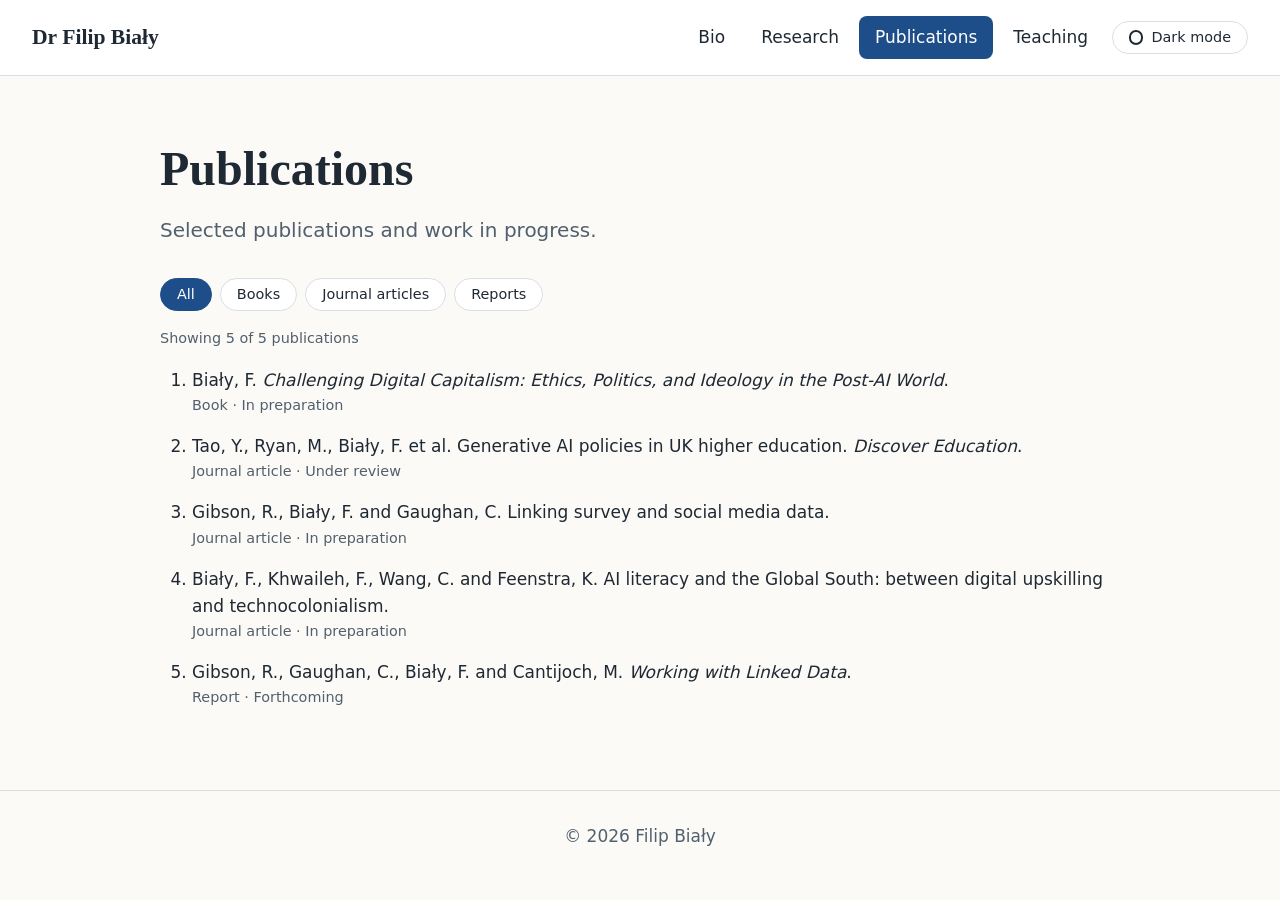
<file: 02-publications/publications.html>
<!DOCTYPE html>
<html lang="en-GB">
<head>
  <meta charset="utf-8">
  <meta name="viewport" content="width=device-width, initial-scale=1">
  <title>Publications | Dr Filip Biały</title>
  <meta name="description" content="Publications by Dr Filip Biały.">
  <link rel="stylesheet" href="css/style.css">
</head>
<body>
  <a class="skip-link" href="#main">Skip to main content</a>
  <header>
    <a class="site-title" href="index.html">Dr Filip Biały</a>
    <nav aria-label="Main">
      <ul>
        <li><a href="index.html">Bio</a></li>
        <li><a href="research.html">Research</a></li>
        <li><a href="publications.html" aria-current="page">Publications</a></li>
        <li><a href="teaching.html">Teaching</a></li>
      </ul>
    </nav>
    <button type="button" class="theme-switch" aria-pressed="false">Dark mode</button>
  </header>

  <main id="main">
    <h1>Publications</h1>
    <p class="lead">Selected publications and work in progress.</p>

    <div class="filters" role="group" aria-label="Show publications by type">
      <button type="button" class="filter-button" data-type="all" aria-pressed="true">All</button>
      <button type="button" class="filter-button" data-type="Book" aria-pressed="false">Books</button>
      <button type="button" class="filter-button" data-type="Journal article" aria-pressed="false">Journal articles</button>
      <button type="button" class="filter-button" data-type="Report" aria-pressed="false">Reports</button>
    </div>

    <p class="count" id="publication-count" aria-live="polite"></p>

    <ol class="publications" id="publication-list"></ol>

    <noscript>
      <p>Please switch on JavaScript to see the list of publications.</p>
    </noscript>
  </main>

  <footer>
    <p>&copy; 2026 Filip Biały</p>
  </footer>
  <script src="js/main.js"></script>
  <script src="js/publications.js"></script>
</body>
</html>
</file>
<file: 00-start/css/style.css>
/* ==========================================================
   Start of the JavaScript session (the final site from Week 6)
   ========================================================== */

/* 1. Design tokens: every colour, font and spacing value
      is defined once here and reused everywhere else. */
:root {
  /* Colours */
  --color-bg: #fbfaf7;
  --color-surface: #ffffff;
  --color-text: #1f2933;
  --color-muted: #52606d;
  --color-accent: #1d4e89;
  --color-accent-soft: #e3ecf7;
  --color-border: #d9dee4;
  --color-on-accent: #ffffff; /* NEW in 05: text on accent backgrounds */
  --color-focus: #c2410c;     /* NEW in 05: keyboard focus outline */

  /* Fonts */
  --font-body: system-ui, -apple-system, "Segoe UI", Roboto, sans-serif;
  --font-heading: Charter, "Bitstream Charter", "Sitka Text", Cambria, Georgia, serif;

  /* Spacing scale */
  --space-xs: 0.25rem;
  --space-s: 0.5rem;
  --space-m: 1rem;
  --space-l: 2rem;
  --space-xl: 4rem;

  /* Other */
  --radius: 0.5rem;

  /* NEW in 05: tell the browser we support light and dark,
     so form controls and scrollbars match */
  color-scheme: light dark;
}

/* 2. A sensible starting point */
html {
  scroll-behavior: smooth; /* NEW in 05: smooth jump for the skip link */
}

*,
*::before,
*::after {
  box-sizing: border-box;
}

body {
  margin: 0;
  font-family: var(--font-body);
  font-size: 1.0625rem;
  line-height: 1.6;
  color: var(--color-text);
  background-color: var(--color-bg);
}

/* 3. Typography */
h1,
h2,
h3 {
  font-family: var(--font-heading);
  line-height: 1.2;
  color: var(--color-text);
}

h1 {
  /* CHANGED in 04: grows smoothly between phone and desktop */
  font-size: clamp(2rem, 1.5rem + 2.5vw, 3rem);
  margin-block: 0 var(--space-m);
}

h2 {
  /* CHANGED in 04 */
  font-size: clamp(1.4rem, 1.2rem + 1vw, 1.75rem);
  margin-block: var(--space-l) var(--space-s);
}

h3 {
  font-size: 1.25rem;
  margin-block: 0 var(--space-s);
}

p {
  margin-block: 0 var(--space-m);
}

.lead {
  font-size: 1.25rem;
  color: var(--color-muted);
}

a {
  color: var(--color-accent);
  text-underline-offset: 0.2em;
}

a:hover {
  text-decoration-thickness: 2px;
}

cite {
  font-style: italic;
}

img {
  max-width: 100%;
  height: auto;
}

/* ==========================================================
   NEW in checkpoint 03: layout
   ========================================================== */

/* 4. Header: site title on the left, navigation on the right */
header {
  /* CHANGED in 04: stacked on phones, a row on wider screens (see media query below) */
  display: flex;
  flex-direction: column;
  align-items: flex-start;
  gap: var(--space-s);
  padding: var(--space-m);
  background-color: var(--color-surface);
  border-bottom: 1px solid var(--color-border);
}

.site-title {
  font-family: var(--font-heading);
  font-size: 1.35rem;
  font-weight: 700;
  color: var(--color-text);
  text-decoration: none;
}

/* 5. Navigation: a list of links laid out in a row */
nav ul {
  display: flex;
  flex-wrap: wrap; /* CHANGED in 04: links move to a new line if there is no room */
  gap: var(--space-xs);
  margin: 0;
  padding: 0;
  list-style: none;
}

nav a {
  display: block;
  padding: var(--space-s); /* CHANGED in 04: slimmer on phones, wider from 48rem */
  border-radius: var(--radius);
  color: var(--color-text);
  text-decoration: none;
  transition: background-color 0.2s ease; /* NEW in 05 */
}

nav a:hover {
  background-color: var(--color-accent-soft);
}

/* The link to the page we are on */
nav a[aria-current="page"] {
  background-color: var(--color-accent);
  color: var(--color-on-accent); /* CHANGED in 05: a token, so dark mode can change it */
}

/* 6. Main content: centred, with a comfortable maximum width */
main {
  max-width: 64rem;
  margin-inline: auto;
  padding: var(--space-l) var(--space-m); /* CHANGED in 04: smaller padding on phones */
}

/* 7. Bio intro: portrait next to the name */
.intro {
  display: flex;
  flex-wrap: wrap; /* CHANGED in 04: the portrait sits above the name on narrow screens */
  align-items: center;
  gap: var(--space-l);
  margin-bottom: var(--space-l);
}

.intro img {
  border-radius: 50%;
}

/* NEW in 04: the text takes the remaining space, and only
   drops below the portrait when it would be narrower than 18rem */
.intro > div {
  flex: 1 1 18rem;
}

/* 8. Cards in a grid of three columns */
.cards {
  display: grid;
  /* CHANGED in 04: as many columns as fit, each at least 16rem wide.
     No media query needed. */
  grid-template-columns: repeat(auto-fit, minmax(min(100%, 16rem), 1fr));
  gap: var(--space-l);
  margin-block: var(--space-l);
}

.card {
  padding: var(--space-m) var(--space-l);
  background-color: var(--color-surface);
  border: 1px solid var(--color-border);
  border-radius: var(--radius);
}

/* 9. Footer */
footer {
  padding: var(--space-l);
  text-align: center;
  color: var(--color-muted);
  border-top: 1px solid var(--color-border);
}

/* ==========================================================
   NEW in checkpoint 04: wider screens
   ========================================================== */

/* From 48rem (about 768px) upwards: header in one row,
   more space around the content */
@media (min-width: 48rem) {
  header {
    flex-direction: row;
    justify-content: space-between;
    align-items: center;
    padding: var(--space-m) var(--space-l);
  }

  nav a {
    padding: var(--space-s) var(--space-m);
  }

  main {
    padding: var(--space-xl) var(--space-l);
  }
}

/* ==========================================================
   NEW in checkpoint 05: dark mode and accessibility
   ========================================================== */

/* 10. Dark mode: only the tokens change, every rule above
       picks up the new values automatically */
@media (prefers-color-scheme: dark) {
  :root {
    --color-bg: #11161d;
    --color-surface: #1a212b;
    --color-text: #e6e9ee;
    --color-muted: #a3adba;
    --color-accent: #8ab4f8;
    --color-accent-soft: #24324a;
    --color-border: #2e3946;
    --color-on-accent: #11161d;
    --color-focus: #fdba74;
  }
}

/* 11. A clearly visible outline for keyboard users only */
:focus-visible {
  outline: 3px solid var(--color-focus);
  outline-offset: 3px;
  border-radius: 2px;
}

/* 12. Skip link: hidden until a keyboard user tabs to it */
.skip-link {
  position: absolute;
  top: var(--space-s);
  left: var(--space-s);
  z-index: 10;
  padding: var(--space-s) var(--space-m);
  background-color: var(--color-accent);
  color: var(--color-on-accent);
  border-radius: var(--radius);
  transform: translateY(-200%);
}

.skip-link:focus {
  transform: translateY(0);
}

/* 13. Respect users who ask their system for less motion */
@media (prefers-reduced-motion: reduce) {
  html {
    scroll-behavior: auto;
  }

  *,
  *::before,
  *::after {
    transition: none !important;
  }
}

/* ==========================================================
   NEW in checkpoint 06: styles for the other pages
   ========================================================== */

/* 14. Research page: its cards use h2 headings */
.card h2 {
  margin-top: 0;
}

/* 15. Teaching page: course codes */
.course-code {
  font-size: 0.875rem;
  font-weight: 600;
  letter-spacing: 0.05em;
  color: var(--color-accent);
}

/* 16. Publications page */
.publications {
  padding-left: var(--space-l);
}

.publications li {
  margin-bottom: var(--space-m);
}

.publications p {
  margin: 0;
}

.status {
  font-size: 0.9rem;
  color: var(--color-muted);
}
</file>
<file: 01-theme-switch/css/style.css>
/* ==========================================================
   JavaScript checkpoint 01: theme switch
   ========================================================== */

/* 1. Design tokens: every colour, font and spacing value
      is defined once here and reused everywhere else. */
:root {
  /* Colours
     CHANGED in JS 01: each colour holds both of its values,
     light-dark(value for light, value for dark). The browser
     picks one, depending on color-scheme (see section 10). */
  --color-bg: light-dark(#fbfaf7, #11161d);
  --color-surface: light-dark(#ffffff, #1a212b);
  --color-text: light-dark(#1f2933, #e6e9ee);
  --color-muted: light-dark(#52606d, #a3adba);
  --color-accent: light-dark(#1d4e89, #8ab4f8);
  --color-accent-soft: light-dark(#e3ecf7, #24324a);
  --color-border: light-dark(#d9dee4, #2e3946);
  --color-on-accent: light-dark(#ffffff, #11161d); /* text on accent backgrounds */
  --color-focus: light-dark(#c2410c, #fdba74);     /* keyboard focus outline */

  /* Fonts */
  --font-body: system-ui, -apple-system, "Segoe UI", Roboto, sans-serif;
  --font-heading: Charter, "Bitstream Charter", "Sitka Text", Cambria, Georgia, serif;

  /* Spacing scale */
  --space-xs: 0.25rem;
  --space-s: 0.5rem;
  --space-m: 1rem;
  --space-l: 2rem;
  --space-xl: 4rem;

  /* Other */
  --radius: 0.5rem;

  /* NEW in 05: tell the browser we support light and dark,
     so form controls and scrollbars match */
  color-scheme: light dark;
}

/* 2. A sensible starting point */
html {
  scroll-behavior: smooth; /* NEW in 05: smooth jump for the skip link */
}

*,
*::before,
*::after {
  box-sizing: border-box;
}

body {
  margin: 0;
  font-family: var(--font-body);
  font-size: 1.0625rem;
  line-height: 1.6;
  color: var(--color-text);
  background-color: var(--color-bg);
}

/* 3. Typography */
h1,
h2,
h3 {
  font-family: var(--font-heading);
  line-height: 1.2;
  color: var(--color-text);
}

h1 {
  /* CHANGED in 04: grows smoothly between phone and desktop */
  font-size: clamp(2rem, 1.5rem + 2.5vw, 3rem);
  margin-block: 0 var(--space-m);
}

h2 {
  /* CHANGED in 04 */
  font-size: clamp(1.4rem, 1.2rem + 1vw, 1.75rem);
  margin-block: var(--space-l) var(--space-s);
}

h3 {
  font-size: 1.25rem;
  margin-block: 0 var(--space-s);
}

p {
  margin-block: 0 var(--space-m);
}

.lead {
  font-size: 1.25rem;
  color: var(--color-muted);
}

a {
  color: var(--color-accent);
  text-underline-offset: 0.2em;
}

a:hover {
  text-decoration-thickness: 2px;
}

cite {
  font-style: italic;
}

img {
  max-width: 100%;
  height: auto;
}

/* ==========================================================
   NEW in checkpoint 03: layout
   ========================================================== */

/* 4. Header: site title on the left, navigation on the right */
header {
  /* CHANGED in 04: stacked on phones, a row on wider screens (see media query below) */
  display: flex;
  flex-direction: column;
  align-items: flex-start;
  gap: var(--space-s);
  padding: var(--space-m);
  background-color: var(--color-surface);
  border-bottom: 1px solid var(--color-border);
}

.site-title {
  font-family: var(--font-heading);
  font-size: 1.35rem;
  font-weight: 700;
  color: var(--color-text);
  text-decoration: none;
}

/* 5. Navigation: a list of links laid out in a row */
nav ul {
  display: flex;
  flex-wrap: wrap; /* CHANGED in 04: links move to a new line if there is no room */
  gap: var(--space-xs);
  margin: 0;
  padding: 0;
  list-style: none;
}

nav a {
  display: block;
  padding: var(--space-s); /* CHANGED in 04: slimmer on phones, wider from 48rem */
  border-radius: var(--radius);
  color: var(--color-text);
  text-decoration: none;
  transition: background-color 0.2s ease; /* NEW in 05 */
}

nav a:hover {
  background-color: var(--color-accent-soft);
}

/* The link to the page we are on */
nav a[aria-current="page"] {
  background-color: var(--color-accent);
  color: var(--color-on-accent); /* CHANGED in 05: a token, so dark mode can change it */
}

/* 6. Main content: centred, with a comfortable maximum width */
main {
  max-width: 64rem;
  margin-inline: auto;
  padding: var(--space-l) var(--space-m); /* CHANGED in 04: smaller padding on phones */
}

/* 7. Bio intro: portrait next to the name */
.intro {
  display: flex;
  flex-wrap: wrap; /* CHANGED in 04: the portrait sits above the name on narrow screens */
  align-items: center;
  gap: var(--space-l);
  margin-bottom: var(--space-l);
}

.intro img {
  border-radius: 50%;
}

/* NEW in 04: the text takes the remaining space, and only
   drops below the portrait when it would be narrower than 18rem */
.intro > div {
  flex: 1 1 18rem;
}

/* 8. Cards in a grid of three columns */
.cards {
  display: grid;
  /* CHANGED in 04: as many columns as fit, each at least 16rem wide.
     No media query needed. */
  grid-template-columns: repeat(auto-fit, minmax(min(100%, 16rem), 1fr));
  gap: var(--space-l);
  margin-block: var(--space-l);
}

.card {
  padding: var(--space-m) var(--space-l);
  background-color: var(--color-surface);
  border: 1px solid var(--color-border);
  border-radius: var(--radius);
}

/* 9. Footer */
footer {
  padding: var(--space-l);
  text-align: center;
  color: var(--color-muted);
  border-top: 1px solid var(--color-border);
}

/* ==========================================================
   NEW in checkpoint 04: wider screens
   ========================================================== */

/* From 48rem (about 768px) upwards: header in one row,
   more space around the content */
@media (min-width: 48rem) {
  header {
    flex-direction: row;
    justify-content: space-between;
    align-items: center;
    padding: var(--space-m) var(--space-l);
  }

  nav a {
    padding: var(--space-s) var(--space-m);
  }

  main {
    padding: var(--space-xl) var(--space-l);
  }
}

/* ==========================================================
   NEW in checkpoint 05: dark mode and accessibility
   ========================================================== */

/* 10. Dark mode
       CHANGED in JS 01: by default, color-scheme: light dark
       (section 1) follows the system setting. When the visitor
       chooses a theme, JavaScript sets data-theme on the html
       element, and one of these rules overrides the system. */
:root[data-theme="light"] {
  color-scheme: light;
}

:root[data-theme="dark"] {
  color-scheme: dark;
}

/* 11. A clearly visible outline for keyboard users only */
:focus-visible {
  outline: 3px solid var(--color-focus);
  outline-offset: 3px;
  border-radius: 2px;
}

/* 12. Skip link: hidden until a keyboard user tabs to it */
.skip-link {
  position: absolute;
  top: var(--space-s);
  left: var(--space-s);
  z-index: 10;
  padding: var(--space-s) var(--space-m);
  background-color: var(--color-accent);
  color: var(--color-on-accent);
  border-radius: var(--radius);
  transform: translateY(-200%);
}

.skip-link:focus {
  transform: translateY(0);
}

/* 13. Respect users who ask their system for less motion */
@media (prefers-reduced-motion: reduce) {
  html {
    scroll-behavior: auto;
  }

  *,
  *::before,
  *::after {
    transition: none !important;
  }
}

/* ==========================================================
   NEW in checkpoint 06: styles for the other pages
   ========================================================== */

/* 14. Research page: its cards use h2 headings */
.card h2 {
  margin-top: 0;
}

/* 15. Teaching page: course codes */
.course-code {
  font-size: 0.875rem;
  font-weight: 600;
  letter-spacing: 0.05em;
  color: var(--color-accent);
}

/* 16. Publications page */
.publications {
  padding-left: var(--space-l);
}

.publications li {
  margin-bottom: var(--space-m);
}

.publications p {
  margin: 0;
}

.status {
  font-size: 0.9rem;
  color: var(--color-muted);
}

/* ==========================================================
   NEW in JS checkpoint 01: theme switch button
   ========================================================== */

/* 17. Header with the button: on phones, the site name and the
       button share the first line, and the navigation moves to
       its own line below. On wider screens, all three sit in one row. */
header {
  flex-direction: row;
  flex-wrap: wrap;
  align-items: center;
  justify-content: space-between;
}

nav {
  order: 1;         /* show the navigation after the button */
  flex-basis: 100%; /* and give it a full line of its own */
}

@media (min-width: 48rem) {
  header {
    flex-wrap: nowrap;
  }

  nav {
    order: 0;                 /* back to its place in the HTML */
    flex-basis: auto;
    margin-inline-start: auto; /* push the navigation and button to the right */
  }
}

/* 18. The button itself */
.theme-switch {
  display: flex;
  align-items: center;
  gap: var(--space-s);
  padding: var(--space-xs) var(--space-m);
  font: inherit;
  font-size: 0.9rem;
  color: var(--color-text);
  background-color: var(--color-surface);
  border: 1px solid var(--color-border);
  border-radius: 999px;
  cursor: pointer;
}

.theme-switch:hover {
  background-color: var(--color-accent-soft);
}

/* A small circle before the label: empty when dark mode is off,
   filled when it is on. JavaScript sets aria-pressed. */
.theme-switch::before {
  content: "";
  width: 0.9rem;
  height: 0.9rem;
  border: 2px solid currentColor;
  border-radius: 50%;
}

.theme-switch[aria-pressed="true"]::before {
  background-color: currentColor;
}
</file>
<file: 03-contact-form/css/style.css>
/* ==========================================================
   JavaScript checkpoint 03: contact form
   ========================================================== */

/* 1. Design tokens: every colour, font and spacing value
      is defined once here and reused everywhere else. */
:root {
  /* Colours
     CHANGED in JS 01: each colour holds both of its values,
     light-dark(value for light, value for dark). The browser
     picks one, depending on color-scheme (see section 10). */
  --color-bg: light-dark(#fbfaf7, #11161d);
  --color-surface: light-dark(#ffffff, #1a212b);
  --color-text: light-dark(#1f2933, #e6e9ee);
  --color-muted: light-dark(#52606d, #a3adba);
  --color-accent: light-dark(#1d4e89, #8ab4f8);
  --color-accent-soft: light-dark(#e3ecf7, #24324a);
  --color-border: light-dark(#d9dee4, #2e3946);
  --color-on-accent: light-dark(#ffffff, #11161d); /* text on accent backgrounds */
  --color-focus: light-dark(#c2410c, #fdba74);     /* keyboard focus outline */
  --color-error: light-dark(#b42318, #fca5a5);     /* NEW in JS 03: error messages */

  /* Fonts */
  --font-body: system-ui, -apple-system, "Segoe UI", Roboto, sans-serif;
  --font-heading: Charter, "Bitstream Charter", "Sitka Text", Cambria, Georgia, serif;

  /* Spacing scale */
  --space-xs: 0.25rem;
  --space-s: 0.5rem;
  --space-m: 1rem;
  --space-l: 2rem;
  --space-xl: 4rem;

  /* Other */
  --radius: 0.5rem;

  /* NEW in 05: tell the browser we support light and dark,
     so form controls and scrollbars match */
  color-scheme: light dark;
}

/* 2. A sensible starting point */
html {
  scroll-behavior: smooth; /* NEW in 05: smooth jump for the skip link */
}

*,
*::before,
*::after {
  box-sizing: border-box;
}

body {
  margin: 0;
  font-family: var(--font-body);
  font-size: 1.0625rem;
  line-height: 1.6;
  color: var(--color-text);
  background-color: var(--color-bg);
}

/* 3. Typography */
h1,
h2,
h3 {
  font-family: var(--font-heading);
  line-height: 1.2;
  color: var(--color-text);
}

h1 {
  /* CHANGED in 04: grows smoothly between phone and desktop */
  font-size: clamp(2rem, 1.5rem + 2.5vw, 3rem);
  margin-block: 0 var(--space-m);
}

h2 {
  /* CHANGED in 04 */
  font-size: clamp(1.4rem, 1.2rem + 1vw, 1.75rem);
  margin-block: var(--space-l) var(--space-s);
}

h3 {
  font-size: 1.25rem;
  margin-block: 0 var(--space-s);
}

p {
  margin-block: 0 var(--space-m);
}

.lead {
  font-size: 1.25rem;
  color: var(--color-muted);
}

a {
  color: var(--color-accent);
  text-underline-offset: 0.2em;
}

a:hover {
  text-decoration-thickness: 2px;
}

cite {
  font-style: italic;
}

img {
  max-width: 100%;
  height: auto;
}

/* ==========================================================
   NEW in checkpoint 03: layout
   ========================================================== */

/* 4. Header: site title on the left, navigation on the right */
header {
  /* CHANGED in 04: stacked on phones, a row on wider screens (see media query below) */
  display: flex;
  flex-direction: column;
  align-items: flex-start;
  gap: var(--space-s);
  padding: var(--space-m);
  background-color: var(--color-surface);
  border-bottom: 1px solid var(--color-border);
}

.site-title {
  font-family: var(--font-heading);
  font-size: 1.35rem;
  font-weight: 700;
  color: var(--color-text);
  text-decoration: none;
}

/* 5. Navigation: a list of links laid out in a row */
nav ul {
  display: flex;
  flex-wrap: wrap; /* CHANGED in 04: links move to a new line if there is no room */
  gap: var(--space-xs);
  margin: 0;
  padding: 0;
  list-style: none;
}

nav a {
  display: block;
  padding: var(--space-s); /* CHANGED in 04: slimmer on phones, wider from 48rem */
  border-radius: var(--radius);
  color: var(--color-text);
  text-decoration: none;
  transition: background-color 0.2s ease; /* NEW in 05 */
}

nav a:hover {
  background-color: var(--color-accent-soft);
}

/* The link to the page we are on */
nav a[aria-current="page"] {
  background-color: var(--color-accent);
  color: var(--color-on-accent); /* CHANGED in 05: a token, so dark mode can change it */
}

/* 6. Main content: centred, with a comfortable maximum width */
main {
  max-width: 64rem;
  margin-inline: auto;
  padding: var(--space-l) var(--space-m); /* CHANGED in 04: smaller padding on phones */
}

/* 7. Bio intro: portrait next to the name */
.intro {
  display: flex;
  flex-wrap: wrap; /* CHANGED in 04: the portrait sits above the name on narrow screens */
  align-items: center;
  gap: var(--space-l);
  margin-bottom: var(--space-l);
}

.intro img {
  border-radius: 50%;
}

/* NEW in 04: the text takes the remaining space, and only
   drops below the portrait when it would be narrower than 18rem */
.intro > div {
  flex: 1 1 18rem;
}

/* 8. Cards in a grid of three columns */
.cards {
  display: grid;
  /* CHANGED in 04: as many columns as fit, each at least 16rem wide.
     No media query needed. */
  grid-template-columns: repeat(auto-fit, minmax(min(100%, 16rem), 1fr));
  gap: var(--space-l);
  margin-block: var(--space-l);
}

.card {
  padding: var(--space-m) var(--space-l);
  background-color: var(--color-surface);
  border: 1px solid var(--color-border);
  border-radius: var(--radius);
}

/* 9. Footer */
footer {
  padding: var(--space-l);
  text-align: center;
  color: var(--color-muted);
  border-top: 1px solid var(--color-border);
}

/* ==========================================================
   NEW in checkpoint 04: wider screens
   ========================================================== */

/* From 48rem (about 768px) upwards: header in one row,
   more space around the content */
@media (min-width: 48rem) {
  header {
    flex-direction: row;
    justify-content: space-between;
    align-items: center;
    padding: var(--space-m) var(--space-l);
  }

  nav a {
    padding: var(--space-s) var(--space-m);
  }

  main {
    padding: var(--space-xl) var(--space-l);
  }
}

/* ==========================================================
   NEW in checkpoint 05: dark mode and accessibility
   ========================================================== */

/* 10. Dark mode
       CHANGED in JS 01: by default, color-scheme: light dark
       (section 1) follows the system setting. When the visitor
       chooses a theme, JavaScript sets data-theme on the html
       element, and one of these rules overrides the system. */
:root[data-theme="light"] {
  color-scheme: light;
}

:root[data-theme="dark"] {
  color-scheme: dark;
}

/* 11. A clearly visible outline for keyboard users only */
:focus-visible {
  outline: 3px solid var(--color-focus);
  outline-offset: 3px;
  border-radius: 2px;
}

/* 12. Skip link: hidden until a keyboard user tabs to it */
.skip-link {
  position: absolute;
  top: var(--space-s);
  left: var(--space-s);
  z-index: 10;
  padding: var(--space-s) var(--space-m);
  background-color: var(--color-accent);
  color: var(--color-on-accent);
  border-radius: var(--radius);
  transform: translateY(-200%);
}

.skip-link:focus {
  transform: translateY(0);
}

/* 13. Respect users who ask their system for less motion */
@media (prefers-reduced-motion: reduce) {
  html {
    scroll-behavior: auto;
  }

  *,
  *::before,
  *::after {
    transition: none !important;
  }
}

/* ==========================================================
   NEW in checkpoint 06: styles for the other pages
   ========================================================== */

/* 14. Research page: its cards use h2 headings */
.card h2 {
  margin-top: 0;
}

/* 15. Teaching page: course codes */
.course-code {
  font-size: 0.875rem;
  font-weight: 600;
  letter-spacing: 0.05em;
  color: var(--color-accent);
}

/* 16. Publications page */
.publications {
  padding-left: var(--space-l);
}

.publications li {
  margin-bottom: var(--space-m);
}

.publications p {
  margin: 0;
}

.status {
  font-size: 0.9rem;
  color: var(--color-muted);
}

/* ==========================================================
   NEW in JS checkpoint 01: theme switch button
   ========================================================== */

/* 17. Header with the button: on phones, the site name and the
       button share the first line, and the navigation moves to
       its own line below. On wider screens, all three sit in one row. */
header {
  flex-direction: row;
  flex-wrap: wrap;
  align-items: center;
  justify-content: space-between;
}

nav {
  order: 1;         /* show the navigation after the button */
  flex-basis: 100%; /* and give it a full line of its own */
}

@media (min-width: 48rem) {
  header {
    flex-wrap: nowrap;
  }

  nav {
    order: 0;                 /* back to its place in the HTML */
    flex-basis: auto;
    margin-inline-start: auto; /* push the navigation and button to the right */
  }
}

/* 18. The button itself
       CHANGED in JS 02: the filter buttons share this style */
.theme-switch,
.filter-button {
  display: flex;
  align-items: center;
  gap: var(--space-s);
  padding: var(--space-xs) var(--space-m);
  font: inherit;
  font-size: 0.9rem;
  color: var(--color-text);
  background-color: var(--color-surface);
  border: 1px solid var(--color-border);
  border-radius: 999px;
  cursor: pointer;
}

.theme-switch:hover,
.filter-button:hover {
  background-color: var(--color-accent-soft);
}

/* A small circle before the label: empty when dark mode is off,
   filled when it is on. JavaScript sets aria-pressed. */
.theme-switch::before {
  content: "";
  width: 0.9rem;
  height: 0.9rem;
  border: 2px solid currentColor;
  border-radius: 50%;
}

.theme-switch[aria-pressed="true"]::before {
  background-color: currentColor;
}

/* ==========================================================
   NEW in JS checkpoint 02: publication filters
   ========================================================== */

/* 19. Filter buttons in a row, wrapping on narrow screens */
.filters {
  display: flex;
  flex-wrap: wrap;
  gap: var(--space-s);
  margin-block: var(--space-l) var(--space-m);
}

/* The selected filter. JavaScript sets aria-pressed. */
.filter-button[aria-pressed="true"] {
  color: var(--color-on-accent);
  background-color: var(--color-accent);
  border-color: var(--color-accent);
}

/* "Showing 3 of 5 publications" */
.count {
  font-size: 0.9rem;
  color: var(--color-muted);
}

/* ==========================================================
   NEW in JS checkpoint 03: contact form
   ========================================================== */

/* 20. The form: fields stacked, at a comfortable width */
.contact-form {
  display: grid;
  gap: var(--space-m);
  max-width: 36rem;
  margin-top: var(--space-l);
}

/* Each field: label, box and error message, stacked */
.field {
  display: grid;
  gap: var(--space-xs);
}

.field label {
  font-weight: 600;
}

.field input,
.field textarea {
  padding: var(--space-s) var(--space-m);
  font: inherit;
  color: var(--color-text);
  background-color: var(--color-surface);
  border: 1px solid var(--color-border);
  border-radius: var(--radius);
}

/* A field with a problem. JavaScript sets aria-invalid. */
.field [aria-invalid="true"] {
  border: 2px solid var(--color-error);
}

/* Error messages, hidden while they are empty */
.error {
  margin: 0;
  font-size: 0.9rem;
  color: var(--color-error);
}

.error:empty {
  display: none;
}

.send-button {
  justify-self: start;
  padding: var(--space-s) var(--space-l);
  font: inherit;
  font-weight: 600;
  color: var(--color-on-accent);
  background-color: var(--color-accent);
  border: none;
  border-radius: var(--radius);
  cursor: pointer;
}

.thanks {
  margin: 0;
  font-weight: 600;
}
</file>
<file: 02-publications/css/style.css>
/* ==========================================================
   JavaScript checkpoint 02: publications from data
   ========================================================== */

/* 1. Design tokens: every colour, font and spacing value
      is defined once here and reused everywhere else. */
:root {
  /* Colours
     CHANGED in JS 01: each colour holds both of its values,
     light-dark(value for light, value for dark). The browser
     picks one, depending on color-scheme (see section 10). */
  --color-bg: light-dark(#fbfaf7, #11161d);
  --color-surface: light-dark(#ffffff, #1a212b);
  --color-text: light-dark(#1f2933, #e6e9ee);
  --color-muted: light-dark(#52606d, #a3adba);
  --color-accent: light-dark(#1d4e89, #8ab4f8);
  --color-accent-soft: light-dark(#e3ecf7, #24324a);
  --color-border: light-dark(#d9dee4, #2e3946);
  --color-on-accent: light-dark(#ffffff, #11161d); /* text on accent backgrounds */
  --color-focus: light-dark(#c2410c, #fdba74);     /* keyboard focus outline */

  /* Fonts */
  --font-body: system-ui, -apple-system, "Segoe UI", Roboto, sans-serif;
  --font-heading: Charter, "Bitstream Charter", "Sitka Text", Cambria, Georgia, serif;

  /* Spacing scale */
  --space-xs: 0.25rem;
  --space-s: 0.5rem;
  --space-m: 1rem;
  --space-l: 2rem;
  --space-xl: 4rem;

  /* Other */
  --radius: 0.5rem;

  /* NEW in 05: tell the browser we support light and dark,
     so form controls and scrollbars match */
  color-scheme: light dark;
}

/* 2. A sensible starting point */
html {
  scroll-behavior: smooth; /* NEW in 05: smooth jump for the skip link */
}

*,
*::before,
*::after {
  box-sizing: border-box;
}

body {
  margin: 0;
  font-family: var(--font-body);
  font-size: 1.0625rem;
  line-height: 1.6;
  color: var(--color-text);
  background-color: var(--color-bg);
}

/* 3. Typography */
h1,
h2,
h3 {
  font-family: var(--font-heading);
  line-height: 1.2;
  color: var(--color-text);
}

h1 {
  /* CHANGED in 04: grows smoothly between phone and desktop */
  font-size: clamp(2rem, 1.5rem + 2.5vw, 3rem);
  margin-block: 0 var(--space-m);
}

h2 {
  /* CHANGED in 04 */
  font-size: clamp(1.4rem, 1.2rem + 1vw, 1.75rem);
  margin-block: var(--space-l) var(--space-s);
}

h3 {
  font-size: 1.25rem;
  margin-block: 0 var(--space-s);
}

p {
  margin-block: 0 var(--space-m);
}

.lead {
  font-size: 1.25rem;
  color: var(--color-muted);
}

a {
  color: var(--color-accent);
  text-underline-offset: 0.2em;
}

a:hover {
  text-decoration-thickness: 2px;
}

cite {
  font-style: italic;
}

img {
  max-width: 100%;
  height: auto;
}

/* ==========================================================
   NEW in checkpoint 03: layout
   ========================================================== */

/* 4. Header: site title on the left, navigation on the right */
header {
  /* CHANGED in 04: stacked on phones, a row on wider screens (see media query below) */
  display: flex;
  flex-direction: column;
  align-items: flex-start;
  gap: var(--space-s);
  padding: var(--space-m);
  background-color: var(--color-surface);
  border-bottom: 1px solid var(--color-border);
}

.site-title {
  font-family: var(--font-heading);
  font-size: 1.35rem;
  font-weight: 700;
  color: var(--color-text);
  text-decoration: none;
}

/* 5. Navigation: a list of links laid out in a row */
nav ul {
  display: flex;
  flex-wrap: wrap; /* CHANGED in 04: links move to a new line if there is no room */
  gap: var(--space-xs);
  margin: 0;
  padding: 0;
  list-style: none;
}

nav a {
  display: block;
  padding: var(--space-s); /* CHANGED in 04: slimmer on phones, wider from 48rem */
  border-radius: var(--radius);
  color: var(--color-text);
  text-decoration: none;
  transition: background-color 0.2s ease; /* NEW in 05 */
}

nav a:hover {
  background-color: var(--color-accent-soft);
}

/* The link to the page we are on */
nav a[aria-current="page"] {
  background-color: var(--color-accent);
  color: var(--color-on-accent); /* CHANGED in 05: a token, so dark mode can change it */
}

/* 6. Main content: centred, with a comfortable maximum width */
main {
  max-width: 64rem;
  margin-inline: auto;
  padding: var(--space-l) var(--space-m); /* CHANGED in 04: smaller padding on phones */
}

/* 7. Bio intro: portrait next to the name */
.intro {
  display: flex;
  flex-wrap: wrap; /* CHANGED in 04: the portrait sits above the name on narrow screens */
  align-items: center;
  gap: var(--space-l);
  margin-bottom: var(--space-l);
}

.intro img {
  border-radius: 50%;
}

/* NEW in 04: the text takes the remaining space, and only
   drops below the portrait when it would be narrower than 18rem */
.intro > div {
  flex: 1 1 18rem;
}

/* 8. Cards in a grid of three columns */
.cards {
  display: grid;
  /* CHANGED in 04: as many columns as fit, each at least 16rem wide.
     No media query needed. */
  grid-template-columns: repeat(auto-fit, minmax(min(100%, 16rem), 1fr));
  gap: var(--space-l);
  margin-block: var(--space-l);
}

.card {
  padding: var(--space-m) var(--space-l);
  background-color: var(--color-surface);
  border: 1px solid var(--color-border);
  border-radius: var(--radius);
}

/* 9. Footer */
footer {
  padding: var(--space-l);
  text-align: center;
  color: var(--color-muted);
  border-top: 1px solid var(--color-border);
}

/* ==========================================================
   NEW in checkpoint 04: wider screens
   ========================================================== */

/* From 48rem (about 768px) upwards: header in one row,
   more space around the content */
@media (min-width: 48rem) {
  header {
    flex-direction: row;
    justify-content: space-between;
    align-items: center;
    padding: var(--space-m) var(--space-l);
  }

  nav a {
    padding: var(--space-s) var(--space-m);
  }

  main {
    padding: var(--space-xl) var(--space-l);
  }
}

/* ==========================================================
   NEW in checkpoint 05: dark mode and accessibility
   ========================================================== */

/* 10. Dark mode
       CHANGED in JS 01: by default, color-scheme: light dark
       (section 1) follows the system setting. When the visitor
       chooses a theme, JavaScript sets data-theme on the html
       element, and one of these rules overrides the system. */
:root[data-theme="light"] {
  color-scheme: light;
}

:root[data-theme="dark"] {
  color-scheme: dark;
}

/* 11. A clearly visible outline for keyboard users only */
:focus-visible {
  outline: 3px solid var(--color-focus);
  outline-offset: 3px;
  border-radius: 2px;
}

/* 12. Skip link: hidden until a keyboard user tabs to it */
.skip-link {
  position: absolute;
  top: var(--space-s);
  left: var(--space-s);
  z-index: 10;
  padding: var(--space-s) var(--space-m);
  background-color: var(--color-accent);
  color: var(--color-on-accent);
  border-radius: var(--radius);
  transform: translateY(-200%);
}

.skip-link:focus {
  transform: translateY(0);
}

/* 13. Respect users who ask their system for less motion */
@media (prefers-reduced-motion: reduce) {
  html {
    scroll-behavior: auto;
  }

  *,
  *::before,
  *::after {
    transition: none !important;
  }
}

/* ==========================================================
   NEW in checkpoint 06: styles for the other pages
   ========================================================== */

/* 14. Research page: its cards use h2 headings */
.card h2 {
  margin-top: 0;
}

/* 15. Teaching page: course codes */
.course-code {
  font-size: 0.875rem;
  font-weight: 600;
  letter-spacing: 0.05em;
  color: var(--color-accent);
}

/* 16. Publications page */
.publications {
  padding-left: var(--space-l);
}

.publications li {
  margin-bottom: var(--space-m);
}

.publications p {
  margin: 0;
}

.status {
  font-size: 0.9rem;
  color: var(--color-muted);
}

/* ==========================================================
   NEW in JS checkpoint 01: theme switch button
   ========================================================== */

/* 17. Header with the button: on phones, the site name and the
       button share the first line, and the navigation moves to
       its own line below. On wider screens, all three sit in one row. */
header {
  flex-direction: row;
  flex-wrap: wrap;
  align-items: center;
  justify-content: space-between;
}

nav {
  order: 1;         /* show the navigation after the button */
  flex-basis: 100%; /* and give it a full line of its own */
}

@media (min-width: 48rem) {
  header {
    flex-wrap: nowrap;
  }

  nav {
    order: 0;                 /* back to its place in the HTML */
    flex-basis: auto;
    margin-inline-start: auto; /* push the navigation and button to the right */
  }
}

/* 18. The button itself
       CHANGED in JS 02: the filter buttons share this style */
.theme-switch,
.filter-button {
  display: flex;
  align-items: center;
  gap: var(--space-s);
  padding: var(--space-xs) var(--space-m);
  font: inherit;
  font-size: 0.9rem;
  color: var(--color-text);
  background-color: var(--color-surface);
  border: 1px solid var(--color-border);
  border-radius: 999px;
  cursor: pointer;
}

.theme-switch:hover,
.filter-button:hover {
  background-color: var(--color-accent-soft);
}

/* A small circle before the label: empty when dark mode is off,
   filled when it is on. JavaScript sets aria-pressed. */
.theme-switch::before {
  content: "";
  width: 0.9rem;
  height: 0.9rem;
  border: 2px solid currentColor;
  border-radius: 50%;
}

.theme-switch[aria-pressed="true"]::before {
  background-color: currentColor;
}

/* ==========================================================
   NEW in JS checkpoint 02: publication filters
   ========================================================== */

/* 19. Filter buttons in a row, wrapping on narrow screens */
.filters {
  display: flex;
  flex-wrap: wrap;
  gap: var(--space-s);
  margin-block: var(--space-l) var(--space-m);
}

/* The selected filter. JavaScript sets aria-pressed. */
.filter-button[aria-pressed="true"] {
  color: var(--color-on-accent);
  background-color: var(--color-accent);
  border-color: var(--color-accent);
}

/* "Showing 3 of 5 publications" */
.count {
  font-size: 0.9rem;
  color: var(--color-muted);
}
</file>
